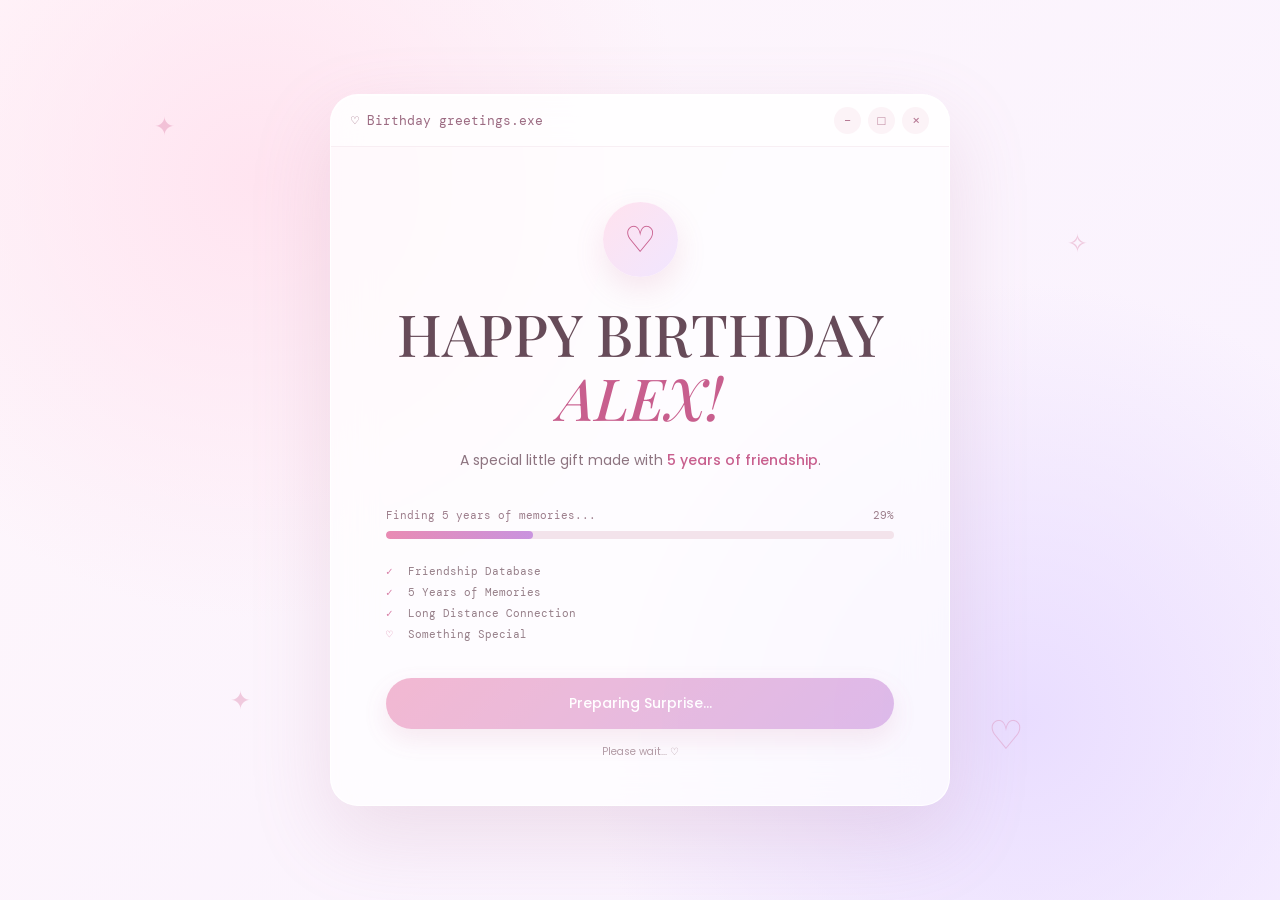
<file: index.html>
<!DOCTYPE html>
<html lang="en">
<head>
    <meta charset="UTF-8">
    <meta name="viewport" content="width=device-width, initial-scale=1.0">

    <title>HAPPY BIRTHDAY ALEX! ♡</title>

    <link rel="stylesheet" href="style.css">
</head>

<body>

    <div class="background">
        <div class="sparkle sparkle-1">✦</div>
        <div class="sparkle sparkle-2">✧</div>
        <div class="sparkle sparkle-3">✦</div>
        <div class="sparkle sparkle-4">♡</div>
        <div class="sparkle sparkle-5">✧</div>
    </div>

    <main class="welcome-screen">

        <div class="system-card">

            <div class="window-top">
                <span class="window-title">
                    ♡ Birthday greetings.exe
                </span>

                <div class="window-buttons">
                    <span>−</span>
                    <span>□</span>
                    <span>×</span>
                </div>
            </div>

            <div class="system-content">

                <div class="heart-icon">
                    ♡
                </div>

                <h1>
                    HAPPY BIRTHDAY
                    <span>ALEX!</span>
                </h1>

                <p class="subtitle">
                    A special little gift made with
                    <span>5 years of friendship</span>.
                </p>

                <div class="loading-area">

                    <div class="status-text">
                        <span id="statusText">
                            Initializing something special...
                        </span>

                        <span id="percentage">
                            0%
                        </span>
                    </div>

                    <div class="progress-container">
                        <div id="progressBar"></div>
                    </div>

                </div>

                <div class="system-checks">

                    <p>
                        <span>✓</span>
                        Friendship Database
                    </p>

                    <p>
                        <span>✓</span>
                        5 Years of Memories
                    </p>

                    <p>
                        <span>✓</span>
                        Long Distance Connection
                    </p>

                    <p>
                        <span>♡</span>
                        Something Special
                    </p>

                </div>

                <button id="openButton" disabled>
                    Preparing Surprise...
                </button>

            

                <p class="tiny-note">
                    Please wait... ♡
                </p>

            </div>

        </div>

    </main>

    <script src="script.js"></script>

</body>
</html>
</file>
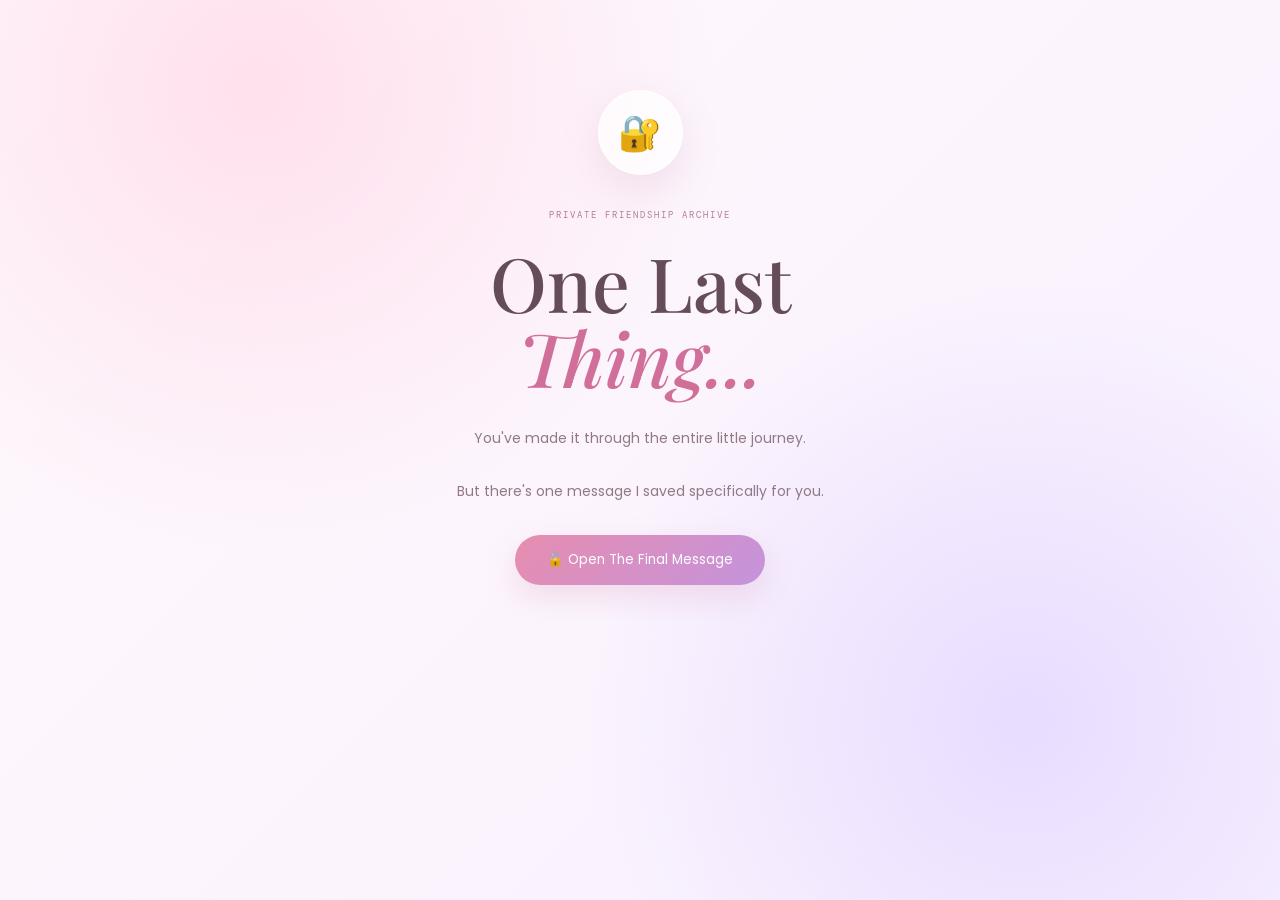
<file: final.html>
<!DOCTYPE html>
<html lang="en">

<head>

    <meta charset="UTF-8">

    <meta
        name="viewport"
        content="width=device-width, initial-scale=1.0"
    >

    <title>One Last Thing ♡</title>

    <link
        rel="stylesheet"
        href="style.css"
    >

    <style>

        /* =========================
           FRIENDSHIP VERIFICATION
        ========================== */

        .verification {
            display: none;
            opacity: 0;
            transform: translateY(20px);
            transition: all 0.8s ease;
        }

        .verification.show {
            display: block;
            opacity: 1;
            transform: translateY(0);
        }

        .verification-icon {
            font-size: 55px;
            margin-bottom: 15px;
        }

        .verification h2 {
            margin-bottom: 15px;
        }

        .verification h2 span {
            display: block;
        }

        .verification-intro {
            line-height: 1.7;
            margin-bottom: 30px;
        }

        .question-box {
            animation: questionAppear 0.6s ease;
        }

        .question-box.hidden {
            display: none;
        }

        .question-number {
            display: block;
            font-size: 12px;
            letter-spacing: 2px;
            margin-bottom: 12px;
            opacity: 0.7;
        }

        .question-box h3 {
            margin-bottom: 25px;
            line-height: 1.5;
        }

        .choices {
            display: grid;
            grid-template-columns: 1fr 1fr;
            gap: 12px;
            max-width: 500px;
            margin: 0 auto;
        }

        .choices button {
            padding: 15px 12px;
            border: none;
            border-radius: 14px;
            cursor: pointer;
            font-size: 15px;
            transition: all 0.3s ease;
        }

        .choices button:hover {
            transform: translateY(-3px);
        }

        .verification-result {
            margin-top: 25px;
            animation: questionAppear 0.7s ease;
        }

        .success-icon,
        .error-icon {
            font-size: 50px;
            margin-bottom: 10px;
        }

        .verification-result h3 {
            margin-bottom: 10px;
        }

        .verification-result p {
            line-height: 1.7;
            margin-bottom: 20px;
        }

        @keyframes questionAppear {

            from {
                opacity: 0;
                transform: translateY(20px);
            }

            to {
                opacity: 1;
                transform: translateY(0);
            }

        }

        @media (max-width: 600px) {

            .choices {
                grid-template-columns: 1fr;
            }

        }

    </style>

</head>


<body class="final-page">


    <!-- =========================
         BACKGROUND
    ========================== -->

    <div class="final-background">

        <span>♡</span>
        <span>✦</span>
        <span>🌸</span>
        <span>♡</span>
        <span>🦋</span>
        <span>✧</span>
        <span>🌷</span>
        <span>♡</span>

    </div>


    <!-- =========================
         FINAL CONTAINER
    ========================== -->

    <main class="final-container">


        <!-- =========================
             LOCKED INTRO
        ========================== -->

        <section
            id="finalIntro"
            class="final-intro"
        >

            <div class="final-lock">

                🔐

            </div>


            <span class="final-system">

                PRIVATE FRIENDSHIP ARCHIVE

            </span>


            <h1>

                One Last

                <span>Thing...</span>

            </h1>


            <p>

                You've made it through
                the entire little journey.

                <br><br>

                But there's one message
                I saved specifically for you.

            </p>


            <button
                class="unlock-button"
                onclick="showVerification()"
            >

                🔓 Open The Final Message

            </button>

        </section>


        <!-- =========================
             FRIENDSHIP VERIFICATION
        ========================== -->

        <section
            id="verification"
            class="verification"
        >

            <div class="verification-icon">

                🔐

            </div>


            <span class="final-system">

                FRIENDSHIP VERIFICATION

            </span>


            <h2>

                Prove you're really

                <span>Alex ♡</span>

            </h2>


            <p class="verification-intro">

                Before I let you see the final message...

                <br>

                Let's see if you still remember
                our little things. 😂

            </p>


            <!-- =========================
                 QUESTION 1
            ========================== -->

            <div
                class="question-box"
                id="question1"
            >

                <span class="question-number">

                    QUESTION 1 OF 3

                </span>


                <h3>

                    What is your favorite gun in PUBG?

                </h3>


                <div class="choices">

                    <button
                        onclick="answerQuestion(1, 'A')"
                    >

                        🔫 DP

                    </button>


                    <button
                        onclick="answerQuestion(1, 'B')"
                    >

                        🔫 AKM

                    </button>


                    <button
                        onclick="answerQuestion(1, 'C')"
                    >

                        🔫 SCAR-L

                    </button>


                    <button
                        onclick="answerQuestion(1, 'D')"
                    >

                        🔫 M416

                    </button>

                </div>

            </div>


            <!-- =========================
                 QUESTION 2
            ========================== -->

            <div
                class="question-box hidden"
                id="question2"
            >

                <span class="question-number">

                    QUESTION 2 OF 3

                </span>


                <h3>

                  What’s my dog’s name? 🐶


                </h3>


                <div class="choices">

                    <button
                        onclick="answerQuestion(2, 'A')"
                    >

                        Andra

                    </button>


                    <button
                        onclick="answerQuestion(2, 'B')"
                    >

                        Leon

                    </button>


                    <button
                        onclick="answerQuestion(2, 'C')"
                    >

                        Charlie

                    </button>


                    <button
                        onclick="answerQuestion(2, 'D')"
                    >

                        Luna

                    </button>

                </div>

            </div>


            <!-- =========================
                 QUESTION 3
            ========================== -->

            <div
                class="question-box hidden"
                id="question3"
            >

                <span class="question-number">

                    QUESTION 3 OF 3

                </span>


                <h3>

                    How long have we been friends?

                </h3>


                <div class="choices">

                    <button
                        onclick="answerQuestion(3, 'A')"
                    >

                        💕 3 Years

                    </button>


                    <button
                        onclick="answerQuestion(3, 'B')"
                    >

                        💕 4 Years

                    </button>


                    <button
                        onclick="answerQuestion(3, 'C')"
                    >

                        💕 5 Years

                    </button>


                    <button
                        onclick="answerQuestion(3, 'D')"
                    >

                        💕 6 Years

                    </button>

                </div>

            </div>


            <!-- =========================
                 VERIFICATION RESULT
            ========================== -->

            <div
                id="verificationResult"
                class="verification-result"
            >

            </div>

        </section>


        <!-- =========================
             FINAL MESSAGE
        ========================== -->

        <section
            id="finalMessage"
            class="final-message"
        >


            <div class="final-flower">

                🌷

            </div>


            <span class="final-label">

                TO SOMEONE VERY SPECIAL

            </span>


            <h2>

                Happy Birthday,

                <span>Beautiful Soul ♡</span>

            </h2>


            <div class="final-divider">

                ✦ ───────── ✦

            </div>


            <!-- PERSONAL MESSAGE -->

            <div class="final-letter">


                <p>

                    Five years.

                </p>


                <p>

                    Honestly, when I think about it,
                    I don't even know how five years
                    passed so quickly.

                </p>


                <p>

                    We've been through different
                    seasons of life, different places,
                    different situations and so many
                    changes.

                    And even though distance means
                    we can't always be there beside
                    each other...

                    somehow, our friendship never
                    really felt distant.

                </p>


                <p>

                    That's something I'll always be
                    grateful for.

                </p>


                <p>

                    You're one of those people who
                    became a part of my life without
                    me realizing just how important
                    that would become.

                </p>


                <p>

                    And after five years, I just want
                    you to know that I'm genuinely
                    thankful that I met you.

                </p>


                <p>

                    Thank you for every conversation.

                    Every laugh.

                    Every random moment.

                    Every memory.

                    And even the moments where we
                    didn't talk but somehow still
                    remained friends.

                </p>


                <p>

                    I hope you never forget how
                    special you are.

                </p>


                <p>

                    Not just today because it's your
                    birthday...

                    but every day.

                </p>


                <p class="final-highlight">

                    I hope life is kind to you.

                    I hope you achieve the things
                    you've been dreaming about.

                    I hope you meet people who
                    appreciate your heart.

                    And I hope you always have a
                    reason to smile. My PUBG BUDDY!

                </p>


                <p>

                    And wherever life takes us...

                    I hope we never become strangers.

                </p>


                <p>

                    five years down.

                    Hopefully many more to go.

                </p>


                <p class="signature">

                    Happy Birthday. ♡

                    <br><br>

                 I’m really glad you’re part of my story. ❤️
                Oh, wag iiyak ha—enjoy mo lang birthday mo! Hahaha.
                Sorry di ako makapunta diyan sa 12, but still,
                if you ever need a companion, I’m always here for you, 
                just like how you were there for me when I needed a companion the most.
                I’ll always treasure this friendship until the end.
                And hey, I don’t mention the London guy here ha. 
                Ako at ikaw muna dito. Hahaha, joke lang! 😂
                Yun, ang dami ko na namang dada. 
                But anyway, happiest birthday to my favorite friend! 🫶 
                If reincarnation is real, I hope in the next life, friends pa rin tayo.
                Love lots! Byeee, enjoy your day! ❤️


                </p>


            </div>


            <!-- =========================
                 YEARS BADGE
            ========================== -->

            <div class="final-years">

                <strong>

                    5

                </strong>

                <span>

                    YEARS

                    <br>

                    OF FRIENDSHIP

                </span>

            </div>


            <!-- =========================
                 FINAL BUTTON
            ========================== -->

            <button
                class="forever-button"
                onclick="showEnding()"
            >

                🌸 Keep This Message

            </button>


        </section>


        <!-- =========================
             FINAL ENDING
        ========================== -->

        <section
            id="finalEnding"
            class="final-ending"
        >


            <div class="ending-hearts">

                ♡　♡　♡

            </div>


            <div class="big-heart">

                💗

            </div>


            <h2>

                And that's it.

            </h2>


            <p>

                No more surprises.

                <br>

                No more hidden pages.

                <br><br>

                Just one simple truth:

            </p>


            <h3>

                I'm really lucky

                <span>

                    to call you my friend.

                </span>

            </h3>


            <div class="ending-flower">

                🌷

            </div>


            <p class="ending-small">

                Happy Birthday, always.
                Enjoy your special day!♡

            </p>


            <div class="ending-year">

                2021 — ∞

            </div>

        </section>


    </main>


    <!-- =========================
         BIRTHDAY MUSIC
    ========================== -->

    <audio
        id="birthdayMusic"
        loop
        preload="auto"
    >

        <source
            src="assets/music/sepfinal.mp3"
            type="audio/mpeg"
        >

    </audio>


    <script>


        /* =========================
           FRIENDSHIP VERIFICATION
        ========================== */


        let currentQuestion = 1;

        let correctCount = 0;


        /*
         * ==========================================
         * CHANGE THE CORRECT ANSWERS HERE
         * ==========================================
         *
         * Question 1:
         * A = M416
         * B = AKM
         * C = SCAR-L
         * D = UMP45
         *
         * Question 2:
         * A = PUBG
         * B = Minecraft
         * C = Roblox
         * D = Valorant
         *
         * Question 3:
         * A = 3 Years
         * B = 4 Years
         * C = 5 Years
         * D = 6 Years
         *
         * She needs at least 2/3 correct.
         */


        const correctAnswers = {

            1: "A",

            2: "A",

            3: "C"

        };


        /* =========================
           SHOW VERIFICATION
        ========================== */

        function showVerification() {


            const intro =
                document.getElementById(
                    "finalIntro"
                );


            const verification =
                document.getElementById(
                    "verification"
                );


            intro.style.display = "none";


            verification.classList.add(
                "show"
            );


            window.scrollTo({

                top: 0,

                behavior: "smooth"

            });

        }


        /* =========================
           ANSWER QUESTION
        ========================== */

        function answerQuestion(
            question,
            answer
        ) {


            /*
             * Check if answer is correct
             */

            if (
                answer ===
                correctAnswers[question]
            ) {

                correctCount++;

            }


            /*
             * Hide current question
             */

            const current =
                document.getElementById(
                    "question" + question
                );


            current.classList.add(
                "hidden"
            );


            /*
             * Go to next question
             */

            if (question < 3) {


                currentQuestion++;


                const next =
                    document.getElementById(
                        "question" +
                        currentQuestion
                    );


                next.classList.remove(
                    "hidden"
                );


            }


            /*
             * All questions answered
             */

            else {

                showVerificationResult();

            }

        }


        /* =========================
           SHOW VERIFICATION RESULT
        ========================== */

        function showVerificationResult() {


            const result =
                document.getElementById(
                    "verificationResult"
                );


            /*
             * 2/3 OR 3/3 = SUCCESS
             */

            if (correctCount >= 3) {


                result.innerHTML = `

                    <div class="success-icon">
                        💗
                    </div>

                    <h3>
                        Verification Successful! ♡
                    </h3>

                    <p>
                        Okay... I know it's really you. 😂
                        <br>
                        Come on in, my fav friend.
                    </p>

                    <button
                        class="unlock-button"
                        onclick="unlockFinal()"
                    >
                        💌 Open My Final Message
                    </button>

                `;


            }


            /*
             * 0/3 OR 1/3 = FAILED
             */

            else {


                result.innerHTML = `

                    <div class="error-icon">
                        😂
                    </div>

                    <h3>
                        Hmm... I'm not convinced.
                    </h3>

                    <p>

                        You only got
                        <strong>
                            ${correctCount}/3
                        </strong>
                        correct.

                        <br><br>

                        Are you really Alex? 😭

                    </p>

                    <button
                        class="unlock-button"
                        onclick="restartVerification()"
                    >
                        🔄 Try Again
                    </button>

                `;

            }

        }


        /* =========================
           RESTART VERIFICATION
        ========================== */

        function restartVerification() {


            /*
             * Reset score
             */

            correctCount = 0;

            currentQuestion = 1;


            /*
             * Clear result
             */

            document.getElementById(
                "verificationResult"
            ).innerHTML = "";


            /*
             * Hide all questions
             */

            document
                .querySelectorAll(
                    ".question-box"
                )
                .forEach(
                    function(box) {

                        box.classList.add(
                            "hidden"
                        );

                    }
                );


            /*
             * Show question 1
             */

            document.getElementById(
                "question1"
            ).classList.remove(
                "hidden"
            );


            /*
             * Scroll back to question
             */

            window.scrollTo({

                top: 0,

                behavior: "smooth"

            });

        }


        /* =========================
           UNLOCK FINAL MESSAGE
        ========================== */

        function unlockFinal() {


            const verification =
                document.getElementById(
                    "verification"
                );


            const message =
                document.getElementById(
                    "finalMessage"
                );


            verification.style.display =
                "none";


            message.classList.add(
                "show"
            );


            window.scrollTo({

                top: 0,

                behavior: "smooth"

            });

        }


        /* =========================
           SHOW ENDING
        ========================== */

        function showEnding() {


            const message =
                document.getElementById(
                    "finalMessage"
                );


            const ending =
                document.getElementById(
                    "finalEnding"
                );


            message.classList.add(
                "finished"
            );


            setTimeout(
                function() {


                    ending.classList.add(
                        "show"
                    );


                    ending.scrollIntoView({

                        behavior: "smooth"

                    });


                    createHeartBurst();


                },
                700
            );

        }


        /* =========================
           HEART BURST
        ========================== */

        function createHeartBurst() {


            const hearts = [

                "♡",
                "💗",
                "🌸",
                "✨",
                "💕",
                "🌷"

            ];


            for (
                let i = 0;
                i < 25;
                i++
            ) {


                const heart =
                    document.createElement(
                        "span"
                    );


                heart.className =
                    "burst-heart";


                heart.innerHTML =
                    hearts[
                        Math.floor(
                            Math.random()
                            * hearts.length
                        )
                    ];


                heart.style.left =
                    Math.random() * 100 + "%";


                heart.style.animationDelay =
                    Math.random() * 1.5 + "s";


                heart.style.fontSize =
                    (
                        12 +
                        Math.random() * 18
                    ) + "px";


                document.body.appendChild(
                    heart
                );


                setTimeout(
                    function() {

                        heart.remove();

                    },
                    4000
                );

            }

        }


        /* =========================
           BIRTHDAY MUSIC
        ========================== */

        const music =
            document.getElementById(
                "birthdayMusic"
            );


        const params =
            new URLSearchParams(
                window.location.search
            );


        if (
            params.get("playMusic") ===
            "true"
        ) {


            music.volume = 0.35;


            music.play().catch(
                function(error) {

                    console.log(
                        "Browser blocked autoplay:",
                        error
                    );

                }
            );

        }


    </script>


</body>

</html>
</file>
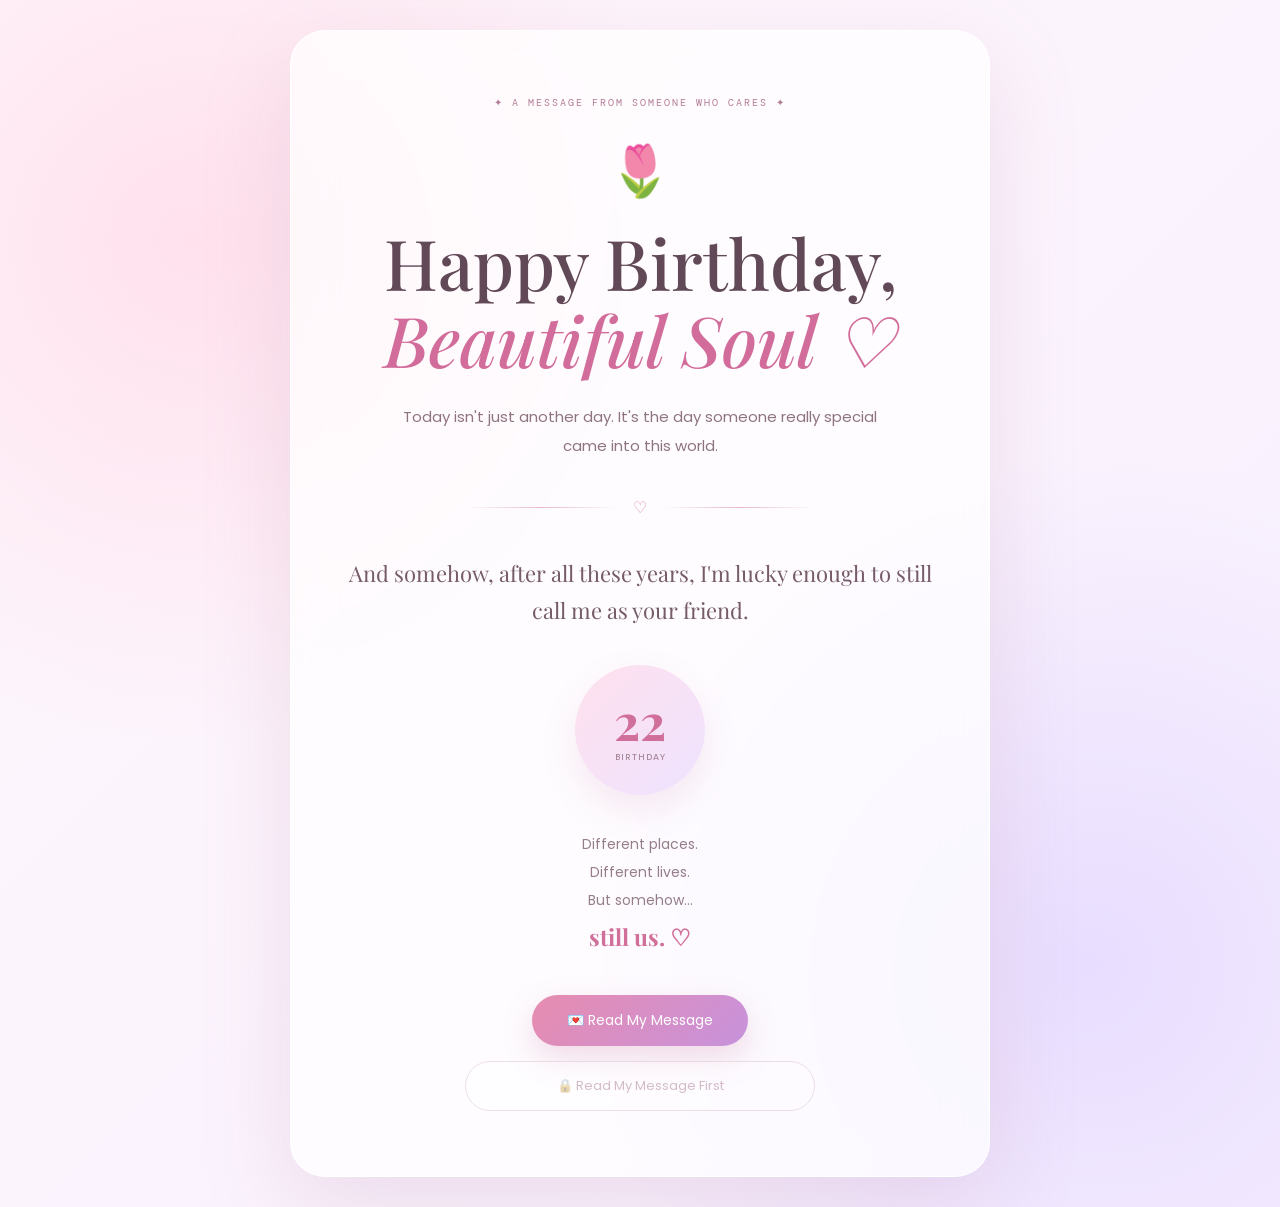
<file: happybirthdayalex.html>
<!DOCTYPE html>
<html lang="en">

<head>

    <meta charset="UTF-8">

    <meta
        name="viewport"
        content="width=device-width, initial-scale=1.0"
    >

    <title>Happy Birthday ♡</title>

    <link rel="stylesheet" href="style.css">

</head>

<body class="birthday-page">

    <!-- FLOATING DECORATIONS -->

    <div class="floating-elements">

        <span>♡</span>
        <span>✦</span>
        <span>🦋</span>
        <span>♡</span>
        <span>✧</span>
        <span>🌸</span>
        <span>♡</span>
        <span>🦋</span>

    </div>


    <!-- MAIN CONTENT -->

    <main class="birthday-container">

        <div class="birthday-card">

            <div class="small-label">
                ✦ A MESSAGE FROM SOMEONE WHO CARES ✦
            </div>


            <div class="birthday-flower">
                🌷
            </div>


            <h1 class="birthday-title">

                Happy Birthday,

                <span>Beautiful Soul ♡</span>

            </h1>


            <p class="birthday-intro">

                Today isn't just another day.

                It's the day someone really special
                came into this world.

            </p>


            <div class="divider">

                <span>♡</span>

            </div>


            <p class="birthday-message">

                And somehow, after all these years,
                I'm lucky enough to still call me 
                as your friend.

            </p>


            <div class="years-badge">

                <strong>22</strong>

                <span>BIRTHDAY</span>

            </div>


            <p class="distance-message">

                Different places.

                <br>

                Different lives.

                <br>

                But somehow...

                <br>

                <strong>still us. ♡</strong>

            </p>


            <button
                class="message-button"
                onclick="openLetter()"
            >

                💌 Read My Message

            </button>
                <button
                    id="memoryButton"
                    class="memory-button locked"
                    onclick="openMemories()"
                    disabled
                >
                    🔒 Read My Message First
                </button>

        </div>

    </main>


    <!-- LETTER MODAL -->

    <div
        id="letterModal"
        class="letter-overlay"
    >

        <div class="letter">

            <button
                class="close-letter"
                onclick="closeLetter()"
            >
                ×
            </button>


            <div class="letter-flower">
                🌸
            </div>


            <h2>
                First of All
            </h2>


            <div class="letter-content">

                <p>
                    Hi Alex,
                </p>

                <p>
                    Five years.
                </p>

                <p>
                    Honestly, when I think about it,
                    it's kind of crazy how long we've
                    been friends.
                </p>

                <p>
                    We've had so much distance between us,
                    and there were probably so many moments
                    when life could have taken us in
                    completely different directions.
                </p>

                <p>
                    But somehow, we're still here.
                </p>

                <p>
                    Still friends.
                    Still talking.
                    Still knowing that no matter how far
                    apart we are, the friendship is still
                    there.
                </p>

                <p>
                    And I just want you to know that
                    I genuinely appreciate that.
                </p>

                <p>
                    You are one of those people that
                    I'm really grateful life allowed
                    me to meet.
                </p>

                <p>
                    So on your birthday, I hope you
                    remember just how special you are.
                </p>

                <p>
                    Happy Birthday. 🌷
                </p>

                <p>
                    Here's to another year,
                    another chapter,
                    and hopefully many more years
                    of friendship.
                </p>

                <p class="signature">

                    — Your long-distance friend, Abe ♡

                </p>

            </div>

        </div>

    </div>

    <audio
    id="birthdayMusic"
    loop
    preload="auto"
>
    <source
        src="assets/music/september.mp3"
        type="audio/mpeg"
    >
</audio>


    <script>

  function openLetter() {

                document
                    .getElementById("letterModal")
                    .classList.add("show");

            }

function closeLetter() {

    document
        .getElementById("letterModal")
        .classList.remove("show");


    // Unlock Memory Garden

    const memoryButton =
        document.getElementById("memoryButton");

    memoryButton.disabled = false;

    memoryButton.classList.remove("locked");

    memoryButton.classList.add("unlocked");

    memoryButton.innerHTML =
        "🌸 Enter Our Memory Album";

}
function openMemories() {

    document.body.style.transition =
        "opacity 0.7s ease";

    document.body.style.opacity = "0";

    setTimeout(() => {

        window.location.href =
            "memories.html?playMusic=true";

    }, 700);

}

            const music =
    document.getElementById("birthdayMusic");

const params =
    new URLSearchParams(
        window.location.search
    );


if (params.get("playMusic") === "true") {

    music.volume = 0.35;

    music.play().catch(error => {

        console.log(
            "Browser blocked autoplay:",
            error
        );

    });

}

    </script>

</body>

</html>
</file>
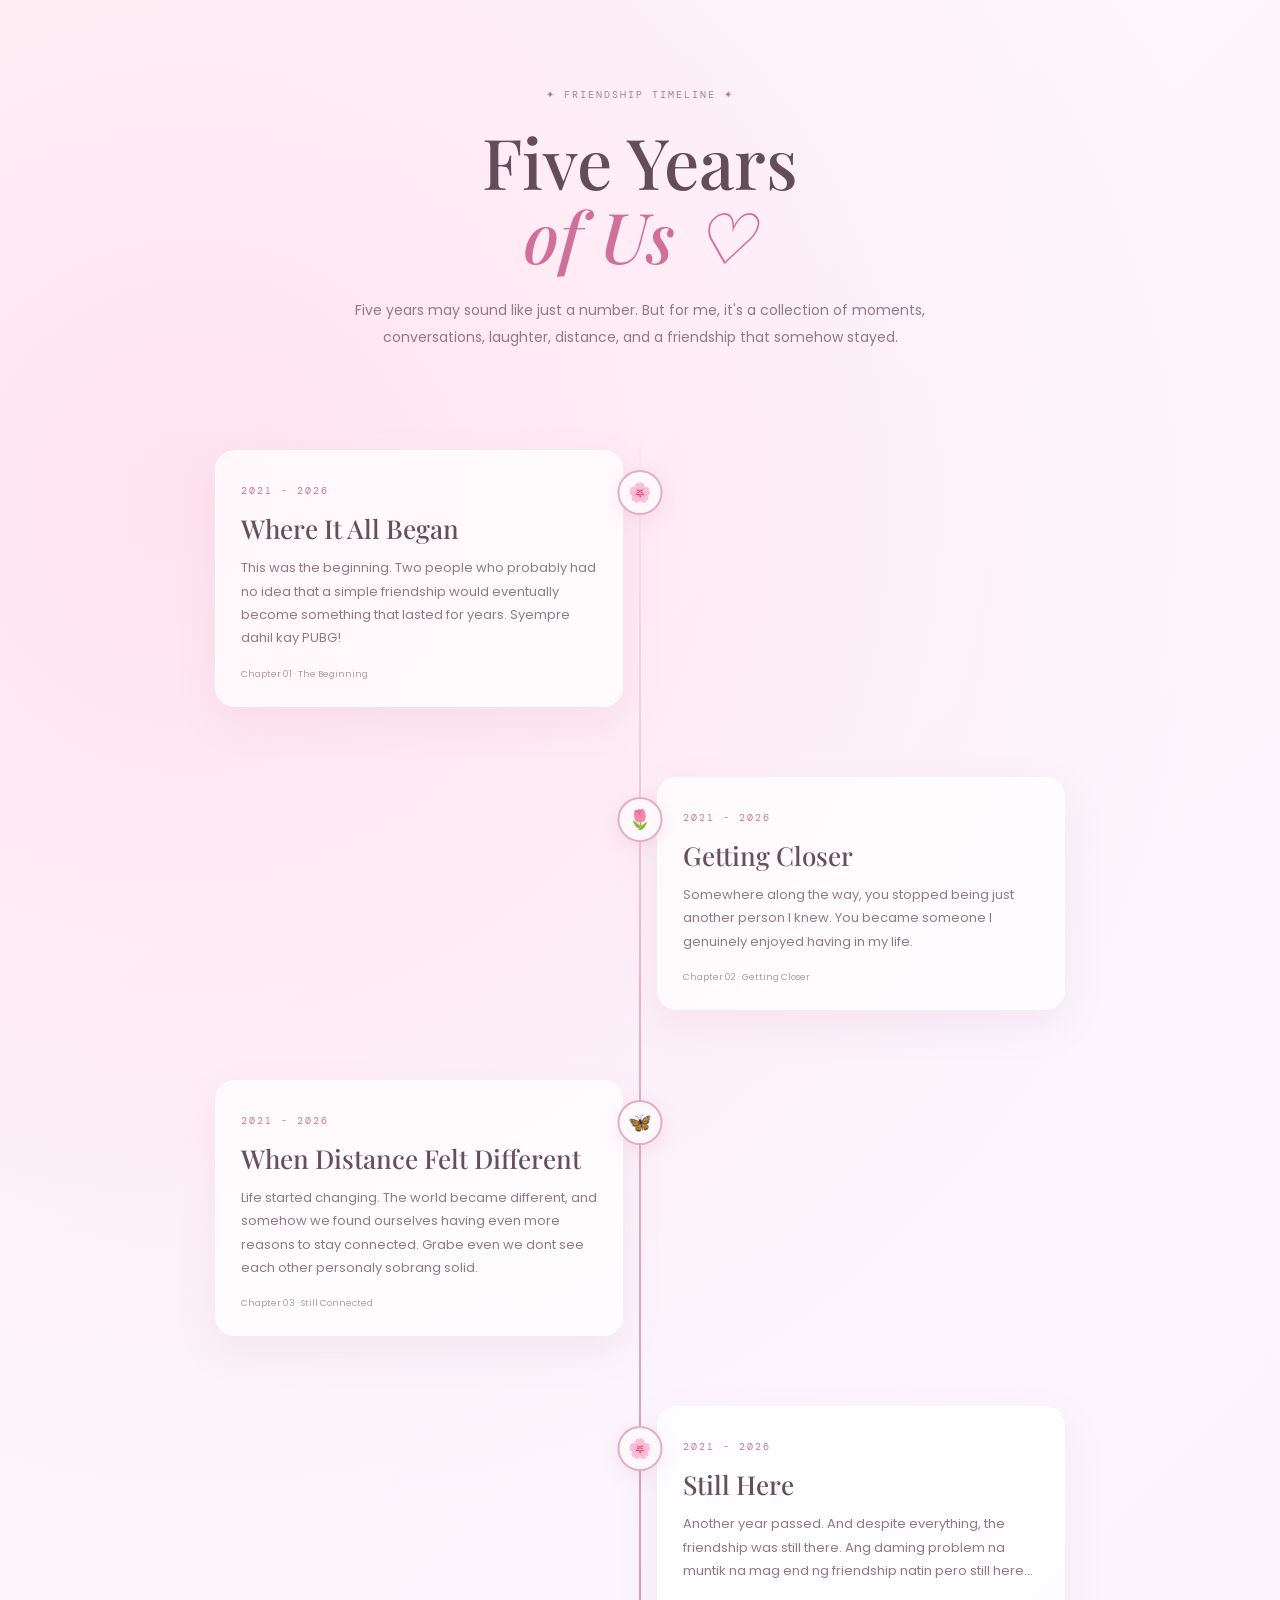
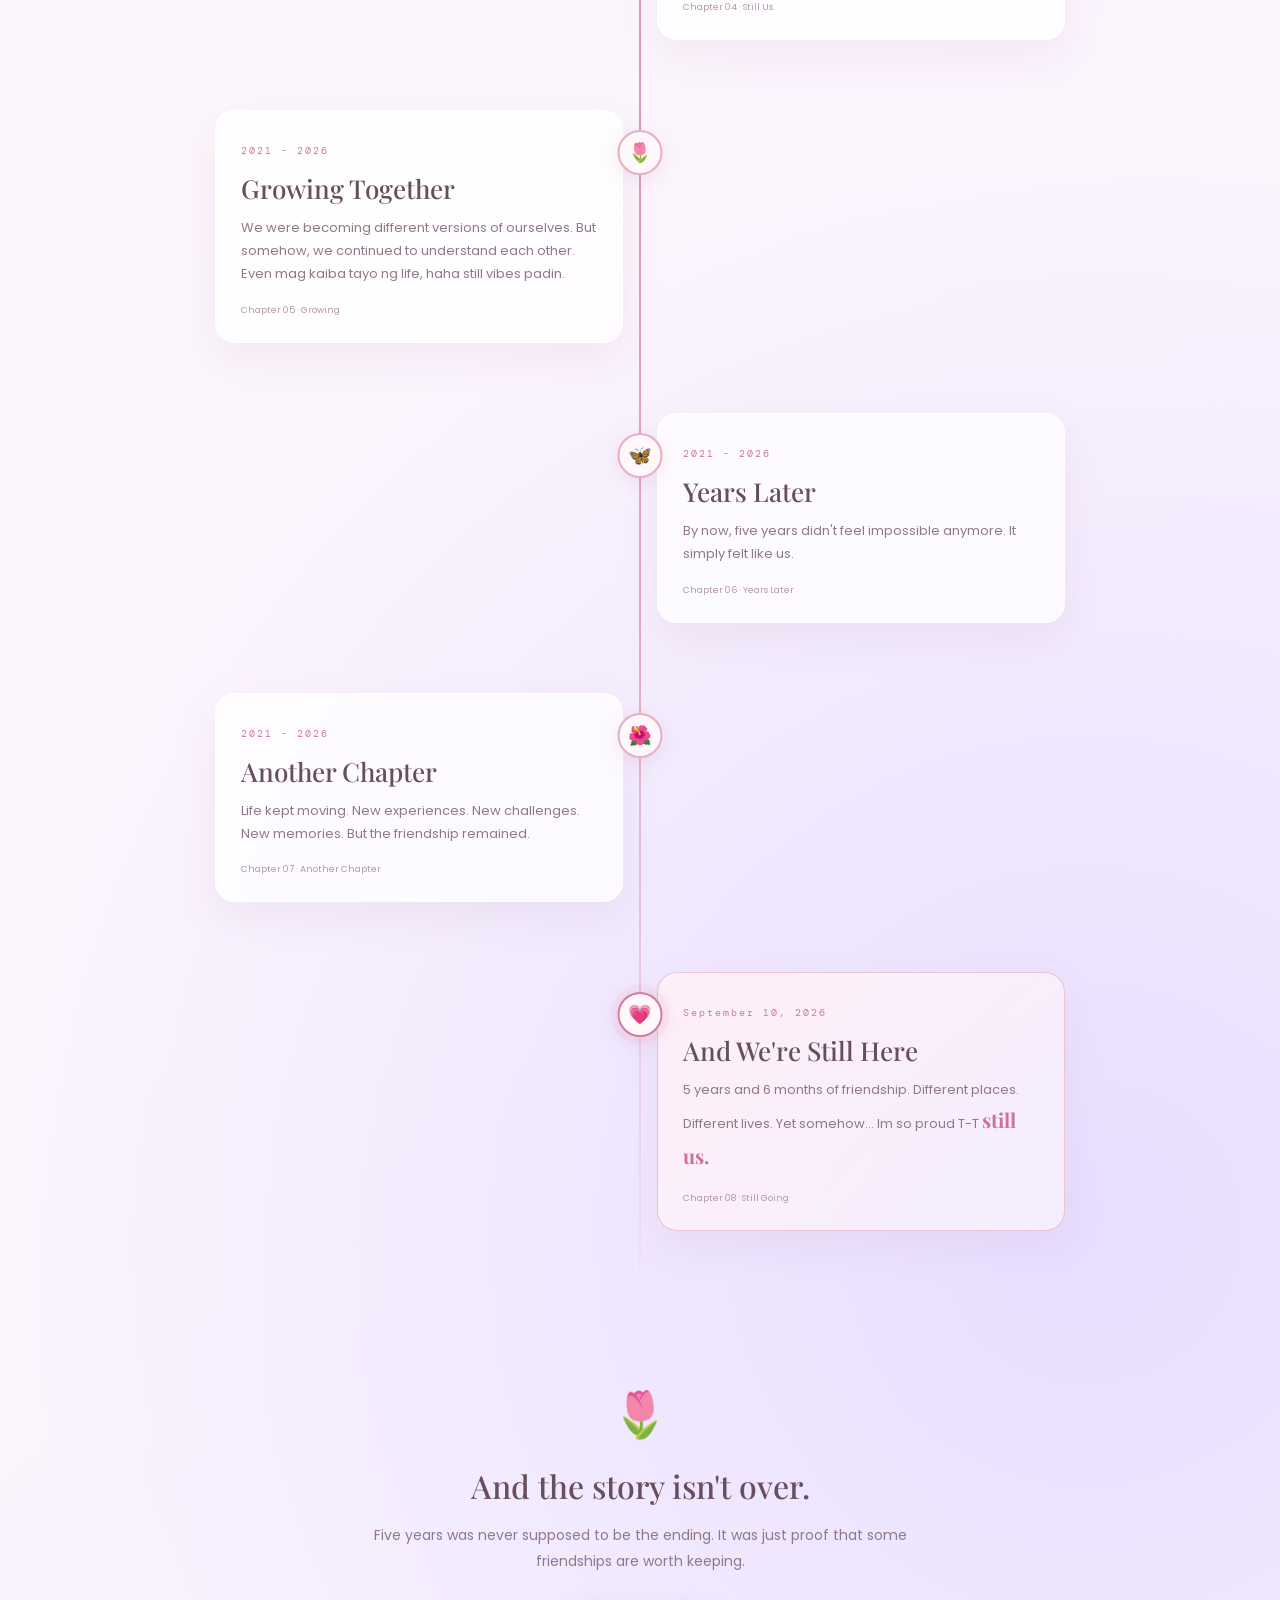
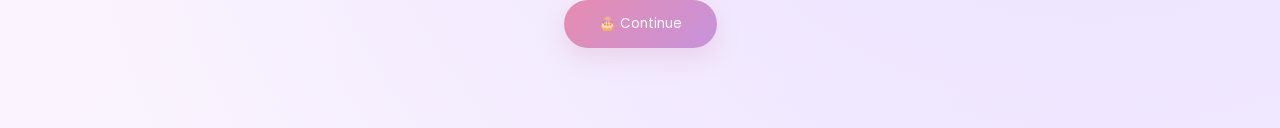
<file: timeline.html>
<!DOCTYPE html>
<html lang="en">

<head>

    <meta charset="UTF-8">

    <meta
        name="viewport"
        content="width=device-width, initial-scale=1.0"
    >

    <title>5 Years of Us ♡</title>

    <link
        rel="stylesheet"
        href="style.css"
    >

</head>


<body class="timeline-page">


    <!-- =========================
         BACKGROUND
    ========================== -->

    <div class="timeline-background">

        <span>♡</span>
        <span>✦</span>
        <span>🌸</span>
        <span>🦋</span>
        <span>♡</span>
        <span>✧</span>
        <span>🌷</span>

    </div>


    <!-- =========================
         HEADER
    ========================== -->

    <main class="timeline-container">


        <header class="timeline-header">

            <span class="timeline-label">
                ✦ FRIENDSHIP TIMELINE ✦
            </span>

            <h1>

                Five Years

                <span>of Us ♡</span>

            </h1>

            <p>

                Five years may sound like just a number.

                But for me, it's a collection of moments,
                conversations, laughter, distance,
                and a friendship that somehow stayed.

            </p>

        </header>


        <!-- =========================
             TIMELINE
        ========================== -->

        <section class="timeline">


            <!-- YEAR 1 -->

            <article class="timeline-item">

                <div class="timeline-dot">
                    🌸
                </div>

                <div class="timeline-card">

                    <span class="timeline-year">
                        2021 - 2026
                    </span>

                    <h2>
                        Where It All Began
                    </h2>

                    <p>

                        This was the beginning.

                        Two people who probably had no idea
                        that a simple friendship would eventually
                        become something that lasted for years.

                        Syempre dahil kay PUBG!

                    </p>

                    <span class="timeline-note">
                        Chapter 01 · The Beginning
                    </span>

                </div>

            </article>


            <!-- YEAR 2 -->

            <article class="timeline-item">

                <div class="timeline-dot">
                    🌷
                </div>

                <div class="timeline-card">

                    <span class="timeline-year">
                        2021 - 2026
                    </span>

                    <h2>
                        Getting Closer
                    </h2>

                    <p>

                        Somewhere along the way,
                        you stopped being just another person
                        I knew.

                        You became someone I genuinely
                        enjoyed having in my life.

                    </p>

                    <span class="timeline-note">
                        Chapter 02 · Getting Closer
                    </span>

                </div>

            </article>


            <!-- YEAR 3 -->

            <article class="timeline-item">

                <div class="timeline-dot">
                    🦋
                </div>

                <div class="timeline-card">

                    <span class="timeline-year">
                        2021 - 2026
                    </span>

                    <h2>
                        When Distance Felt Different
                    </h2>

                    <p>

                        Life started changing.

                        The world became different,
                        and somehow we found ourselves
                        having even more reasons to stay
                        connected.

                        Grabe even we dont see each other 
                        personaly sobrang solid.

                    </p>

                    <span class="timeline-note">
                        Chapter 03 · Still Connected
                    </span>

                </div>

            </article>


            <!-- YEAR 4 -->

            <article class="timeline-item">

                <div class="timeline-dot">
                    🌸
                </div>

                <div class="timeline-card">

                    <span class="timeline-year">
                        2021 - 2026
                    </span>

                    <h2>
                        Still Here
                    </h2>

                    <p>

                        Another year passed.

                        And despite everything,
                        the friendship was still there.

                        Ang daming problem na muntik na 
                        mag end ng friendship natin pero 
                        still here...

                    </p>

                    <span class="timeline-note">
                        Chapter 04 · Still Us
                    </span>

                </div>

            </article>


            <!-- YEAR 5 -->

            <article class="timeline-item">

                <div class="timeline-dot">
                    🌷
                </div>

                <div class="timeline-card">

                    <span class="timeline-year">
                        2021 - 2026
                    </span>

                    <h2>
                        Growing Together
                    </h2>

                    <p>

                        We were becoming different versions
                        of ourselves.

                        But somehow, we continued to
                        understand each other.

                        Even mag kaiba tayo ng life, haha still vibes padin.

                    </p>

                    <span class="timeline-note">
                        Chapter 05 · Growing
                    </span>

                </div>

            </article>


            <!-- YEAR 6 -->

            <article class="timeline-item">

                <div class="timeline-dot">
                    🦋
                </div>

                <div class="timeline-card">

                    <span class="timeline-year">
                       2021 - 2026
                    </span>

                    <h2>
                        Years Later
                    </h2>

                    <p>

                        By now, five years didn't feel
                        impossible anymore.

                        It simply felt like us.

                    </p>

                    <span class="timeline-note">
                        Chapter 06 · Years Later
                    </span>

                </div>

            </article>


            <!-- YEAR 7 -->

            <article class="timeline-item">

                <div class="timeline-dot">
                    🌺
                </div>

                <div class="timeline-card">

                    <span class="timeline-year">
                        2021 - 2026
                    </span>

                    <h2>
                        Another Chapter
                    </h2>

                    <p>

                        Life kept moving.

                        New experiences.
                        New challenges.
                        New memories.

                        But the friendship remained.

                    </p>

                    <span class="timeline-note">
                        Chapter 07 · Another Chapter
                    </span>

                </div>

            </article>


            <!-- YEAR 8 -->

            <article class="timeline-item current">

                <div class="timeline-dot">
                    💗
                </div>

                <div class="timeline-card">

                    <span class="timeline-year">
                       September 10, 2026
                    </span>

                    <h2>
                        And We're Still Here
                    </h2>

                    <p>

                        5 years and 6 months of friendship.

                        Different places.
                        Different lives.

                        Yet somehow...
                        Im so proud T-T

                        <strong>
                            still us.
                        </strong>

                    </p>

                    <span class="timeline-note">
                        Chapter 08 · Still Going
                    </span>

                </div>

            </article>


        </section>


        <!-- =========================
             ENDING
        ========================== -->

        <section class="timeline-ending">

            <div class="ending-flower">
                🌷
            </div>

            <h2>
                And the story isn't over.
            </h2>

            <p>

                Five years was never supposed
                to be the ending.

                It was just proof that some friendships
                are worth keeping.

            </p>

            <button
                onclick="continueToWish()"
            >

                🎂 Continue

            </button>

        </section>


    </main>


    <script>
        function continueToWish() {

            document.body.style.transition =
                "opacity 0.7s ease";

            document.body.style.opacity = "0";

            setTimeout(() => {

                window.location.href =
                    "wish.html";

            }, 700);

        }

    </script>

    <audio
    id="birthdayMusic"
    loop
    preload="auto"
>
    <source
        src="assets/music/september.mp3"
        type="audio/mpeg"
    >
</audio>

<script>

const music =
    document.getElementById("birthdayMusic");

const params =
    new URLSearchParams(
        window.location.search
    );

if (params.get("playMusic") === "true") {

    music.volume = 0.35;

    music.play().catch(error => {

        console.log(
            "Browser blocked autoplay:",
            error
        );

    });

}

</script>


</body>

</html>
</file>
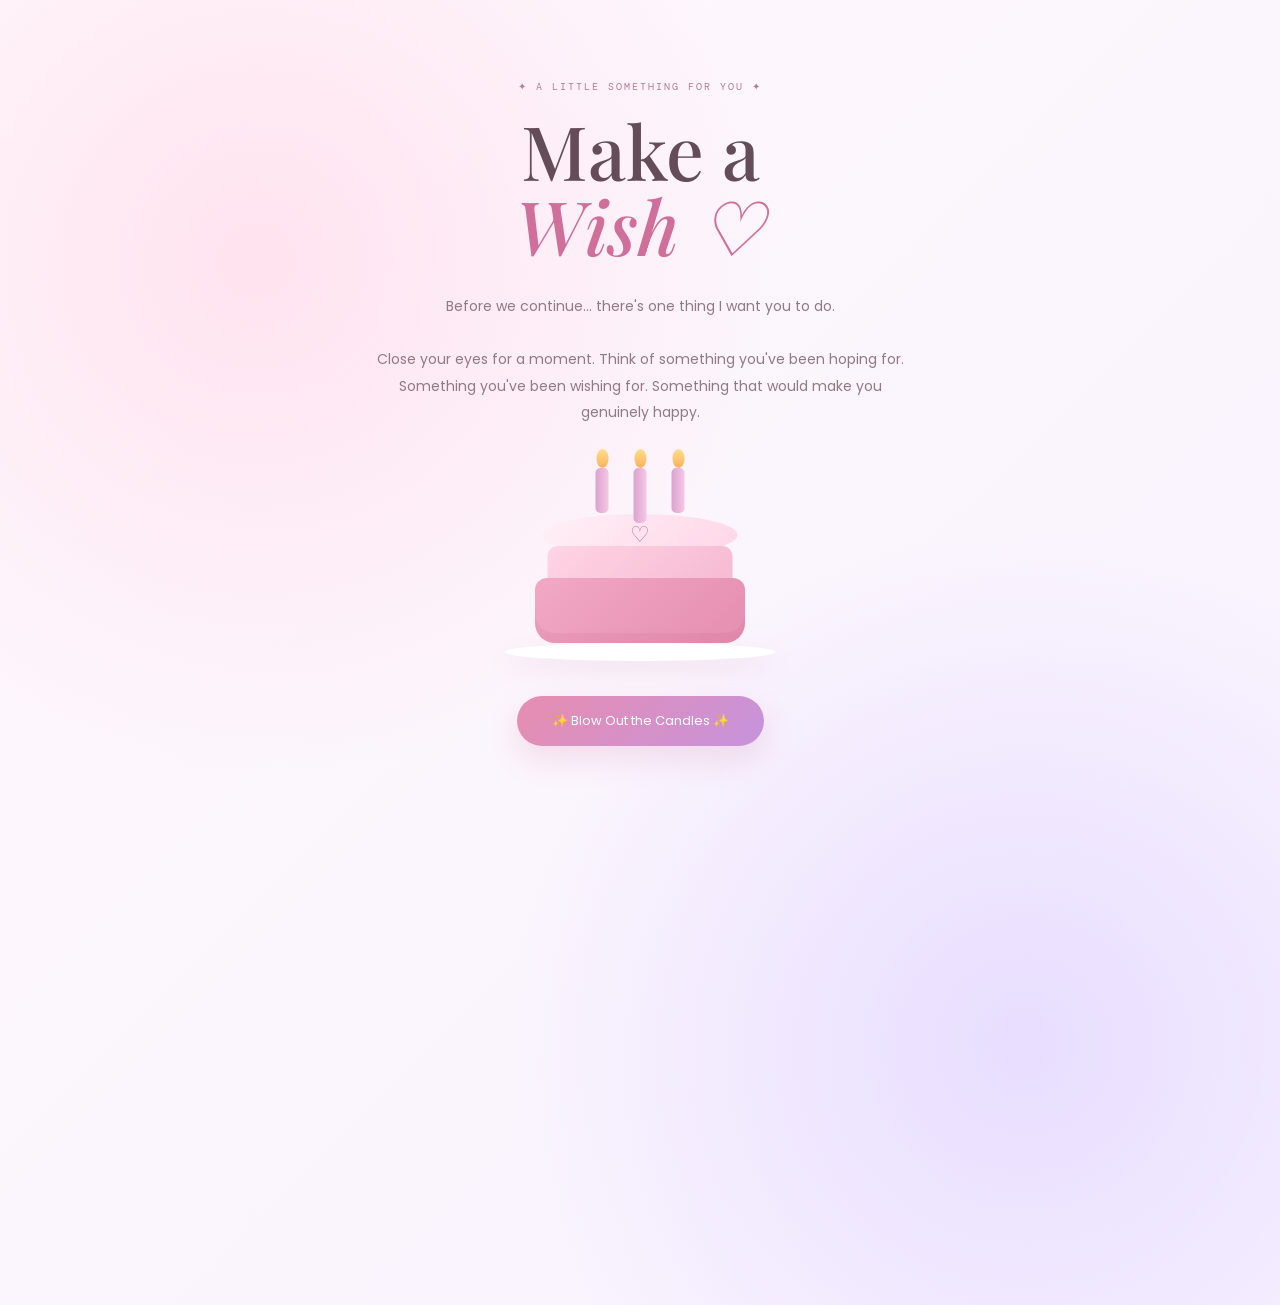
<file: wish.html>
<!DOCTYPE html>
<html lang="en">

<head>

    <meta charset="UTF-8">

    <meta
        name="viewport"
        content="width=device-width, initial-scale=1.0"
    >

    <title>A Birthday Wish ♡</title>

    <link
        rel="stylesheet"
        href="style.css"
    >

</head>


<body class="wish-page">


    <!-- =========================
         BACKGROUND
    ========================== -->

    <div class="wish-background">

        <span>♡</span>
        <span>✦</span>
        <span>🌸</span>
        <span>✧</span>
        <span>♡</span>
        <span>🌷</span>
        <span>🦋</span>

    </div>


    <!-- =========================
         MAIN
    ========================== -->

    <main class="wish-container">


        <div class="wish-label">

            ✦ A LITTLE SOMETHING FOR YOU ✦

        </div>


        <h1>

            Make a

            <span>Wish ♡</span>

        </h1>


        <p class="wish-intro">

            Before we continue...

            there's one thing I want you to do.

            <br><br>

            Close your eyes for a moment.

            Think of something you've been hoping for.

            Something you've been wishing for.

            Something that would make you genuinely happy.

        </p>


        <!-- =========================
             CAKE
        ========================== -->

        <section class="cake-area">


            <div class="cake">

                <!-- Candles -->

                <div class="candles">

                    <div
                        class="candle"
                        id="candle1"
                    >

                        <div class="flame"></div>

                    </div>


                    <div
                        class="candle"
                        id="candle2"
                    >

                        <div class="flame"></div>

                    </div>


                    <div
                        class="candle"
                        id="candle3"
                    >

                        <div class="flame"></div>

                    </div>

                </div>


                <!-- Cake -->

                <div class="cake-top">

                    <span>♡</span>

                </div>

                <div class="cake-middle"></div>

                <div class="cake-bottom"></div>


                <!-- Plate -->

                <div class="cake-plate"></div>

            </div>


        </section>


        <!-- =========================
             WISH BUTTON
        ========================== -->

        <button
            id="wishButton"
            class="wish-button"
            onclick="makeWish()"
        >

            ✨ Blow Out the Candles ✨

        </button>


        <!-- =========================
             WISH MESSAGE
        ========================== -->

        <section
            id="wishMessage"
            class="wish-message"
        >

            <div class="wish-sparkle">

                ✨

            </div>


            <h2>

                I Hope Your Wish Comes True

            </h2>


            <p>

                Whatever you wished for...

                I hope life finds a way to bring it
                closer to you.

                <br><br>

                And more than anything,

                I hope this new chapter of your life
                gives you plenty of reasons to smile.

                Pag may problem andito lang me always.

            </p>


            <div class="wish-heart">

                ♡

            </div>


            <button
                class="final-button"
                onclick="openFinalSurprise()"
            >

                🔐 One Last Thing...

            </button>

        </section>


    </main>


    <script>

        function makeWish() {

            const flames =
                document.querySelectorAll(".flame");

            flames.forEach((flame) => {

                flame.classList.add("blown");

            });


            const button =
                document.getElementById("wishButton");

            button.disabled = true;

            button.innerHTML =
                "💫 Happy Birthday ♡";

            button.classList.add("wish-complete");


            setTimeout(() => {

                document
                    .getElementById("wishMessage")
                    .classList.add("show");

            }, 900);

        }


   function openFinalSurprise() {

    document.body.style.transition =
        "opacity 0.8s ease";

    document.body.style.opacity =
        "0";

    setTimeout(() => {

        window.location.href =
            "final.html?playMusic=true";

    }, 800);

}

    </script>


</body>

</html>
</file>
<file: style.css>
@import url('https://fonts.googleapis.com/css2?family=DM+Mono:wght@400;500&family=Playfair+Display:wght@400;500;600&family=Poppins:wght@300;400;500;600&display=swap');

* {
    margin: 0;
    padding: 0;
    box-sizing: border-box;
}

:root {
    --pink: #e98bb3;
    --dark-pink: #c85f8e;
    --soft-pink: #fff1f7;
    --lavender: #eee5ff;
    --text: #594450;
    --white: #ffffff;
}

body {
    min-height: 100vh;
    overflow-x: hidden;
    overflow-y: auto;

    font-family: 'Poppins', sans-serif;

    background:
        radial-gradient(circle at 20% 20%, #ffe4f0 0%, transparent 35%),
        radial-gradient(circle at 80% 80%, #e9ddff 0%, transparent 35%),
        linear-gradient(135deg, #fff7fb, #f8f1ff);

    color: var(--text);
}

/* Birthday.exe boot screen */
body:not(.birthday-page):not(.memories-page):not(.timeline-page):not(.wish-page) {
    overflow: hidden;
}

/* =========================
   BACKGROUND
========================= */

.background {
    position: fixed;
    inset: 0;
    overflow: hidden;
    pointer-events: none;
}

.sparkle {
    position: absolute;

    color: rgba(217, 120, 164, 0.35);

    font-size: 25px;

    animation:
        float 6s ease-in-out infinite,
        sparkle 3s ease-in-out infinite;
}

.sparkle-1 {
    top: 12%;
    left: 12%;
}

.sparkle-2 {
    top: 25%;
    right: 15%;
    animation-delay: 1s;
}

.sparkle-3 {
    bottom: 20%;
    left: 18%;
    animation-delay: 2s;
}

.sparkle-4 {
    bottom: 15%;
    right: 20%;
    font-size: 40px;
    animation-delay: 1.5s;
}

.sparkle-5 {
    top: 50%;
    left: 50%;
    animation-delay: 0.5s;
}

@keyframes float {

    0%,
    100% {
        transform: translateY(0);
    }

    50% {
        transform: translateY(-20px);
    }
}

@keyframes sparkle {

    0%,
    100% {
        opacity: 0.25;
        transform: scale(1);
    }

    50% {
        opacity: 0.8;
        transform: scale(1.3);
    }
}

/* =========================
   MAIN
========================= */

.welcome-screen {
    min-height: 100vh;

    display: flex;
    justify-content: center;
    align-items: center;

    padding: 25px;
}

/* =========================
   SYSTEM WINDOW
========================= */

.system-card {
    width: min(620px, 100%);

    background: rgba(255, 255, 255, 0.72);

    border: 1px solid rgba(255, 255, 255, 0.9);

    border-radius: 28px;

    box-shadow:
        0 30px 80px rgba(180, 115, 150, 0.18),
        inset 0 1px 0 rgba(255, 255, 255, 0.8);

    backdrop-filter: blur(20px);

    overflow: hidden;

    animation: appear 1s ease;
}

@keyframes appear {

    from {
        opacity: 0;
        transform: translateY(30px) scale(0.96);
    }

    to {
        opacity: 1;
        transform: translateY(0) scale(1);
    }
}

/* =========================
   WINDOW BAR
========================= */

.window-top {
    height: 52px;

    display: flex;
    align-items: center;
    justify-content: space-between;

    padding: 0 20px;

    background: rgba(255, 255, 255, 0.55);

    border-bottom: 1px solid rgba(220, 180, 200, 0.2);
}

.window-title {
    font-family: 'DM Mono', monospace;

    font-size: 13px;

    color: #9c6b82;
}

.window-buttons {
    display: flex;
    gap: 7px;
}

.window-buttons span {
    width: 27px;
    height: 27px;

    display: flex;
    justify-content: center;
    align-items: center;

    border-radius: 50%;

    background: rgba(230, 160, 190, 0.12);

    color: #b77b96;

    font-size: 13px;
}

/* =========================
   CONTENT
========================= */

.system-content {
    text-align: center;

    padding: 55px 55px 45px;
}

.heart-icon {
    width: 75px;
    height: 75px;

    margin: auto;
    margin-bottom: 25px;

    display: flex;
    justify-content: center;
    align-items: center;

    border-radius: 50%;

    background: linear-gradient(
        135deg,
        #ffe2ee,
        #f1e6ff
    );

    color: var(--dark-pink);

    font-size: 36px;

    box-shadow:
        0 12px 30px rgba(200, 100, 150, 0.15);

    animation: heartbeat 2s ease-in-out infinite;
}

@keyframes heartbeat {

    0%,
    100% {
        transform: scale(1);
    }

    50% {
        transform: scale(1.08);
    }
}

h1 {
    font-family: 'Playfair Display', serif;

    font-size: clamp(38px, 6vw, 58px);

    font-weight: 500;

    line-height: 1.1;

    color: #674b59;
}

h1 span {
    display: block;

    color: var(--dark-pink);

    font-style: italic;
}

.subtitle {
    margin-top: 18px;

    font-size: 14px;

    line-height: 1.8;

    color: #8d7480;
}

.subtitle span {
    color: var(--dark-pink);

    font-weight: 500;
}

/* =========================
   LOADING
========================= */

.loading-area {
    margin-top: 35px;

    text-align: left;
}

.status-text {
    display: flex;
    justify-content: space-between;

    margin-bottom: 9px;

    font-family: 'DM Mono', monospace;

    font-size: 11px;

    color: #9c7d8b;
}

.progress-container {
    width: 100%;
    height: 8px;

    border-radius: 20px;

    background: #f3e3eb;

    overflow: hidden;
}

#progressBar {
    width: 0%;
    height: 100%;

    border-radius: 20px;

    background: linear-gradient(
        90deg,
        #e98bb3,
        #c993df
    );

    transition: width 0.3s ease;
}

/* =========================
   CHECKS
========================= */

.system-checks {
    margin-top: 25px;

    text-align: left;

    font-family: 'DM Mono', monospace;

    font-size: 11px;

    color: #967f89;
}

.system-checks p {
    margin: 7px 0;
}

.system-checks span {
    color: #d77da5;

    margin-right: 8px;
}

/* =========================
   BUTTON
========================= */

#openButton {
    margin-top: 30px;

    width: 100%;

    padding: 15px;

    border: none;

    border-radius: 50px;

    background: linear-gradient(
        135deg,
        #e98bb3,
        #c891dc
    );

    color: white;

    font-family: 'Poppins', sans-serif;

    font-size: 14px;

    font-weight: 500;

    cursor: pointer;

    box-shadow:
        0 10px 25px rgba(205, 120, 160, 0.25);

    transition: 0.3s ease;
}

#openButton:not(:disabled):hover {
    transform: translateY(-3px);

    box-shadow:
        0 15px 30px rgba(205, 120, 160, 0.35);
}

#openButton:disabled {
    opacity: 0.6;

    cursor: not-allowed;
}

.tiny-note {
    margin-top: 15px;

    font-size: 10px;

    color: #b29ca6;
}

/* =========================
   MOBILE
========================= */

@media (max-width: 600px) {

    .welcome-screen {
        padding: 15px;
    }

    .system-card {
        border-radius: 22px;
    }

    .system-content {
        padding: 40px 25px 35px;
    }

    .heart-icon {
        width: 65px;
        height: 65px;

        font-size: 30px;
    }

    .window-top {
        padding: 0 15px;
    }

    .window-buttons span {
        width: 23px;
        height: 23px;
    }
}

/* =========================
   PAGE TRANSITION
========================= */

body {
    transition: opacity 0.8s ease;
}

body.fade-out {
    opacity: 0;
}

/* ==================================================
   BIRTHDAY PAGE
================================================== */

.birthday-page {

    min-height: 100vh;

    overflow-x: hidden;

    background:

        radial-gradient(
            circle at 15% 20%,
            #ffe1ed,
            transparent 35%
        ),

        radial-gradient(
            circle at 85% 80%,
            #e8ddff,
            transparent 35%
        ),

        linear-gradient(
            135deg,
            #fff7fb,
            #f7f0ff
        );

}


/* ==================================================
   FLOATING ELEMENTS
================================================== */

.floating-elements {

    position: fixed;

    inset: 0;

    pointer-events: none;

    overflow: hidden;

}


.floating-elements span {

    position: absolute;

    bottom: -50px;

    font-size: 24px;

    opacity: 0.35;

    animation: floatUp 12s linear infinite;

}


.floating-elements span:nth-child(1) {
    left: 10%;
    animation-delay: 0s;
}

.floating-elements span:nth-child(2) {
    left: 22%;
    animation-delay: 3s;
}

.floating-elements span:nth-child(3) {
    left: 38%;
    animation-delay: 6s;
}

.floating-elements span:nth-child(4) {
    left: 50%;
    animation-delay: 1s;
}

.floating-elements span:nth-child(5) {
    left: 65%;
    animation-delay: 5s;
}

.floating-elements span:nth-child(6) {
    left: 75%;
    animation-delay: 2s;
}

.floating-elements span:nth-child(7) {
    left: 88%;
    animation-delay: 7s;
}

.floating-elements span:nth-child(8) {
    left: 95%;
    animation-delay: 4s;
}


@keyframes floatUp {

    0% {

        transform:
            translateY(0)
            rotate(0deg);

        opacity: 0;

    }

    15% {
        opacity: 0.4;
    }

    85% {
        opacity: 0.4;
    }

    100% {

        transform:
            translateY(-110vh)
            rotate(360deg);

        opacity: 0;

    }

}


/* ==================================================
   MAIN CONTAINER
================================================== */

.birthday-container {

    min-height: 100svh;

    display: flex;

    align-items: center;

    justify-content: center;

    padding: 30px;

}


.birthday-card {

    width: min(700px, 100%);

    padding: 65px 55px;

    text-align: center;

    background:
        rgba(255, 255, 255, 0.72);

    border:
        1px solid
        rgba(255, 255, 255, 0.9);

    border-radius: 35px;

    backdrop-filter: blur(20px);

    box-shadow:
        0 30px 90px
        rgba(180, 115, 150, 0.18);

    animation:
        birthdayAppear 1.2s ease;

}


@keyframes birthdayAppear {

    from {

        opacity: 0;

        transform:
            translateY(40px)
            scale(0.95);

    }

    to {

        opacity: 1;

        transform:
            translateY(0)
            scale(1);

    }

}


/* ==================================================
   TITLE
================================================== */

.small-label {

    font-family:
        'DM Mono',
        monospace;

    font-size: 10px;

    letter-spacing: 2px;

    color: #b27b95;

    margin-bottom: 25px;

}


.birthday-flower {

    font-size: 50px;

    margin-bottom: 15px;

    animation:
        flowerFloat 3s ease-in-out infinite;

}


@keyframes flowerFloat {

    0%,
    100% {

        transform:
            translateY(0);

    }

    50% {

        transform:
            translateY(-8px);

    }

}


.birthday-title {

    font-family:
        'Playfair Display',
        serif;

    font-size:
        clamp(42px, 7vw, 70px);

    line-height: 1.1;

    font-weight: 500;

    color: #624957;

}


.birthday-title span {

    display: block;

    color: #d26d9b;

    font-style: italic;

}


.birthday-intro {

    max-width: 480px;

    margin:
        25px auto 0;

    font-size: 15px;

    line-height: 1.9;

    color: #8e7480;

}


/* ==================================================
   DIVIDER
================================================== */

.divider {

    display: flex;

    align-items: center;

    gap: 15px;

    margin:
        35px auto;

    max-width: 350px;

    color: #db8cad;

}


.divider::before,
.divider::after {

    content: "";

    flex: 1;

    height: 1px;

    background:
        linear-gradient(
            90deg,
            transparent,
            #e7b8ca,
            transparent
        );

}


/* ==================================================
   MESSAGE
================================================== */

.birthday-message {

    font-family:
        'Playfair Display',
        serif;

    font-size: 22px;

    line-height: 1.7;

    color: #765b68;

}


/* ==================================================
   YEARS
================================================== */

.years-badge {

    width: 130px;

    height: 130px;

    margin:
        35px auto;

    border-radius: 50%;

    display: flex;

    flex-direction: column;

    justify-content: center;

    align-items: center;

    background:
        linear-gradient(
            135deg,
            #ffe0ed,
            #eee3ff
        );

    box-shadow:
        0 15px 35px
        rgba(200, 120, 160, 0.15);

}


.years-badge strong {

    font-family:
        'Playfair Display',
        serif;

    font-size: 50px;

    line-height: 1;

    color: #d16f9b;

}


.years-badge span {

    margin-top: 5px;

    font-size: 9px;

    letter-spacing: 1px;

    text-transform: uppercase;

    color: #9d7c8c;

}


/* ==================================================
   DISTANCE
================================================== */

.distance-message {

    font-size: 14px;

    line-height: 2;

    color: #967e89;

}


.distance-message strong {

    color: #d16f9b;

    font-family:
        'Playfair Display',
        serif;

    font-size: 23px;

}

/* ==================================================
   MEMORY BUTTON LOCK SYSTEM
================================================== */

.memory-button.locked {

    opacity: 0.45;

    filter: grayscale(0.4);

    cursor: not-allowed;

    box-shadow: none;

}


.memory-button.unlocked {

    opacity: 1;

    filter: none;

    cursor: pointer;

    animation:
        unlockButton 0.8s ease;

}


@keyframes unlockButton {

    0% {

        transform: scale(0.9);

        opacity: 0;

    }

    60% {

        transform: scale(1.05);

    }

    100% {

        transform: scale(1);

        opacity: 1;

    }

}


.memory-button.unlocked:hover {

    transform: translateY(-3px);

}


/* ==================================================
   BUTTON
================================================== */

.message-button {

    margin-top: 35px;

    padding:
        15px 35px;

    border: none;

    border-radius: 50px;

    background:
        linear-gradient(
            135deg,
            #e78caf,
            #c792dc
        );

    color: white;

    font-family:
        'Poppins',
        sans-serif;

    font-size: 14px;

    cursor: pointer;

    box-shadow:
        0 12px 30px
        rgba(205, 120, 160, 0.25);

    transition:
        0.3s ease;

}


.message-button:hover {

    transform:
        translateY(-4px);

    box-shadow:
        0 18px 35px
        rgba(205, 120, 160, 0.35);

}


/* ==================================================
   LETTER MODAL
================================================== */

.letter-overlay {

    position: fixed;

    inset: 0;

    z-index: 100;

    display: flex;

    justify-content: center;

    align-items: center;

    padding: 20px;

    background:
        rgba(80, 50, 70, 0.25);

    backdrop-filter:
        blur(10px);

    opacity: 0;

    visibility: hidden;

    transition:
        0.4s ease;

}


.letter-overlay.show {

    opacity: 1;

    visibility: visible;

}


.letter {

    position: relative;

    width:
        min(650px, 100%);

    max-height:
        85vh;

    overflow-y: auto;

    padding:
        55px;

    background:
        #fffafc;

    border-radius:
        25px;

    box-shadow:
        0 30px 100px
        rgba(100, 60, 80, 0.25);

    transform:
        translateY(30px)
        scale(0.95);

    transition:
        0.5s ease;

}


.letter-overlay.show .letter {

    transform:
        translateY(0)
        scale(1);

}


.close-letter {

    position: absolute;

    top: 15px;

    right: 18px;

    width: 35px;

    height: 35px;

    border: none;

    border-radius: 50%;

    background:
        #f8e8ef;

    color: #b87190;

    font-size: 22px;

    cursor: pointer;

}


.letter-flower {

    text-align: center;

    font-size: 40px;

}


.letter h2 {

    margin:
        10px 0 30px;

    text-align: center;

    font-family:
        'Playfair Display',
        serif;

    font-size: 35px;

    font-weight: 500;

    color: #6b4d5b;

}


.letter-content {

    font-family:
        'Playfair Display',
        serif;

    font-size: 17px;

    line-height: 1.9;

    color: #765e69;

}


.letter-content p {

    margin-bottom: 20px;

}


.signature {

    text-align: right;

    color: #d0749e;

    font-style: italic;

}


/* ==================================================
   MOBILE
================================================== */

/* ==================================================
   MOBILE / PHONE OPTIMIZATION
================================================== */

@media (max-width: 600px) {
  html,
    body {
        width: 100%;
        min-height: 100%;
    }

    body {
        overflow-x: hidden;
       
    }


    /* =========================
       WELCOME SCREEN
    ========================= */

    .welcome-screen {
        min-height: 100svh;
        padding: 14px;
    }

    .system-card {
        width: 100%;
        max-height: 94svh;
        border-radius: 22px;
    }

    .window-top {
        height: 46px;
        padding: 0 14px;
    }

    .window-title {
        font-size: 11px;
    }

    .window-buttons {
        gap: 5px;
    }

    .window-buttons span {
        width: 22px;
        height: 22px;
        font-size: 11px;
    }

    .system-content {
        padding: 35px 20px 28px;
    }

    .heart-icon {
        width: 62px;
        height: 62px;
        margin-bottom: 20px;
        font-size: 28px;
    }

    h1 {
        font-size: 40px;
    }

    .subtitle {
        margin-top: 15px;
        font-size: 13px;
        line-height: 1.7;
    }

    .loading-area {
        margin-top: 28px;
    }

    .status-text {
        font-size: 9px;
    }

    .system-checks {
        margin-top: 20px;
        font-size: 9px;
    }

    .system-checks p {
        margin: 6px 0;
    }

    #openButton {
        margin-top: 25px;
        padding: 14px;
        font-size: 13px;
    }


    /* =========================
       BIRTHDAY PAGE
    ========================= */

    .birthday-container {
        min-height: 100svh;
        padding: 18px 12px;
        align-items: flex-start;
    }

    .birthday-card {
        width: 100%;
        margin: 20px 0;
        padding: 42px 22px 35px;
        border-radius: 25px;
    }

    .small-label {
        font-size: 8px;
        letter-spacing: 1.4px;
        line-height: 1.6;
    }

    .birthday-flower {
        font-size: 42px;
    }

    .birthday-title {
        font-size: clamp(38px, 12vw, 48px);
        line-height: 1.05;
    }

    .birthday-intro {
        margin-top: 18px;
        font-size: 13px;
        line-height: 1.8;
    }

    .divider {
        margin: 28px auto;
    }

    .birthday-message {
        font-size: 19px;
        line-height: 1.6;
    }


    /* =========================
       8 YEARS BADGE
    ========================= */

    .years-badge {
        width: 110px;
        height: 110px;
        margin: 28px auto;
    }

    .years-badge strong {
        font-size: 42px;
    }

    .years-badge span {
        font-size: 8px;
    }


    /* =========================
       DISTANCE MESSAGE
    ========================= */

    .distance-message {
        font-size: 13px;
        line-height: 2;
    }

    .distance-message strong {
        font-size: 21px;
    }


    /* =========================
       BUTTON
    ========================= */

    .message-button {
        width: 100%;
        margin-top: 28px;
        padding: 15px 20px;
        font-size: 13px;

        /* Better touch target */
        min-height: 50px;
    }


    /* =========================
       LETTER
    ========================= */

    .letter-overlay {
        padding: 12px;
        align-items: center;
    }

    .letter {
        width: 100%;
        max-height: 90svh;
        padding: 42px 22px 30px;
        border-radius: 22px;

        /* Enable smooth phone scrolling */
        overflow-y: auto;
        -webkit-overflow-scrolling: touch;
    }

    .close-letter {
        top: 12px;
        right: 12px;

        width: 38px;
        height: 38px;

        font-size: 22px;

        /* Easier to tap */
        min-width: 38px;
        min-height: 38px;
    }

    .letter-flower {
        font-size: 34px;
    }

    .letter h2 {
        margin: 8px 0 25px;
        font-size: 31px;
    }

    .letter-content {
        font-size: 16px;
        line-height: 1.85;
    }

    .letter-content p {
        margin-bottom: 18px;
    }


    /* =========================
       FLOATING DECORATIONS
    ========================= */

    .floating-elements span {
        font-size: 18px;
    }

    .memory-button {

    width: 100%;

    min-height: 50px;

    font-size: 13px;

}

}

/* ==================================================
   TOUCH DEVICE IMPROVEMENTS
================================================== */

@media (hover: none) and (pointer: coarse) {

    #openButton:not(:disabled):active {
        transform: scale(0.97);
    }

    .message-button:active {
        transform: scale(0.97);
    }

    .close-letter:active {
        transform: scale(0.92);
    }

}

/* ==================================================
   MEMORY BUTTON
================================================== */

.memory-button {

    display: block;

    width: min(350px, 100%);

    margin: 15px auto 0;

    padding: 14px 25px;

    border: 1px solid #e6b8ca;

    border-radius: 50px;

    background: rgba(255, 255, 255, 0.55);

    color: #b9698b;

    font-family:
        'Poppins',
        sans-serif;

    font-size: 13px;

    cursor: pointer;

    transition: 0.3s ease;

}

.memory-button:hover {

    background: #fff;

    transform: translateY(-3px);

    box-shadow:
        0 10px 25px
        rgba(205, 120, 160, 0.15);

}

/* ==================================================
   MEMORY GARDEN
================================================== */

.memories-page {

    min-height: 100vh;

    overflow-x: hidden;

    background:

        radial-gradient(
            circle at 10% 10%,
            #ffe4ef,
            transparent 35%
        ),

        radial-gradient(
            circle at 90% 90%,
            #e9e0ff,
            transparent 35%
        ),

        linear-gradient(
            135deg,
            #fff8fb,
            #f8f2ff
        );

}


/* =========================
   BACKGROUND
========================= */

.memory-background {

    position: fixed;

    inset: 0;

    overflow: hidden;

    pointer-events: none;

    z-index: 0;

}


.memory-background span {

    position: absolute;

    bottom: -50px;

    opacity: 0.3;

    font-size: 22px;

    animation:
        gardenFloat 14s linear infinite;

}


.memory-background span:nth-child(1) {
    left: 8%;
    animation-delay: 0s;
}

.memory-background span:nth-child(2) {
    left: 20%;
    animation-delay: 4s;
}

.memory-background span:nth-child(3) {
    left: 37%;
    animation-delay: 7s;
}

.memory-background span:nth-child(4) {
    left: 52%;
    animation-delay: 2s;
}

.memory-background span:nth-child(5) {
    left: 68%;
    animation-delay: 6s;
}

.memory-background span:nth-child(6) {
    left: 82%;
    animation-delay: 3s;
}

.memory-background span:nth-child(7) {
    left: 94%;
    animation-delay: 9s;
}


@keyframes gardenFloat {

    0% {

        transform:
            translateY(0)
            rotate(0deg);

        opacity: 0;

    }

    15% {

        opacity: 0.35;

    }

    85% {

        opacity: 0.35;

    }

    100% {

        transform:
            translateY(-110vh)
            rotate(360deg);

        opacity: 0;

    }

}


/* =========================
   CONTAINER
========================= */

.memories-container {

    position: relative;

    z-index: 1;

    width: min(1050px, 100%);

    margin: auto;

    padding:
        80px 25px;

}


/* =========================
   HEADER
========================= */

.memories-header {

    text-align: center;

    max-width: 650px;

    margin:
        0 auto 60px;

}


.memory-label {

    font-family:
        'DM Mono',
        monospace;

    font-size: 10px;

    letter-spacing: 2px;

    color: #b77a95;

}


.memories-header h1 {

    margin-top: 20px;

    font-family:
        'Playfair Display',
        serif;

    font-size:
        clamp(45px, 7vw, 70px);

    font-weight: 500;

    line-height: 1.05;

    color: #644c59;

}


.memories-header h1 span {

    display: block;

    color: #d16f9b;

    font-style: italic;

}


.memories-header p {

    margin-top: 20px;

    font-size: 14px;

    line-height: 1.9;

    color: #927b87;

}


/* =========================
   MEMORY GRID
========================= */

.memory-grid {

    display: grid;

    grid-template-columns:
        repeat(2, 1fr);

    gap: 35px;

}


/* =========================
   MEMORY CARD
========================= */

.memory-card {

    padding: 15px;

    background:
        rgba(255, 255, 255, 0.7);

    border:
        1px solid
        rgba(255, 255, 255, 0.9);

    border-radius: 20px;

    box-shadow:
        0 20px 50px
        rgba(180, 115, 150, 0.12);

    transition:
        transform 0.4s ease,
        box-shadow 0.4s ease;

}


.memory-card:nth-child(even) {

    transform:
        translateY(25px);

}


.memory-card:hover {

    transform:
        translateY(-8px)
        rotate(-1deg);

    box-shadow:
        0 25px 60px
        rgba(180, 115, 150, 0.2);

}


.memory-card:nth-child(even):hover {

    transform:
        translateY(15px)
        rotate(1deg);

}


/* =========================
   PHOTO
========================= */

.photo-frame {

    position: relative;

    width: 100%;

    aspect-ratio: 4 / 3;

    overflow: hidden;

    border-radius: 14px;

    background:
        linear-gradient(
            135deg,
            #ffe5ef,
            #eee4ff
        );

}


.photo-frame img {

    width: 100%;

    height: 100%;

    object-fit: cover;

    display: block;

    transition:
        transform 0.6s ease;

}


.memory-card:hover
.photo-frame img {

    transform:
        scale(1.05);

}


/* =========================
   MEMORY INFO
========================= */

.memory-info {

    padding:
        18px 8px 8px;

}


.memory-info span {

    font-family:
        'DM Mono',
        monospace;

    font-size: 9px;

    letter-spacing: 1px;

    color: #d07a9d;

}


.memory-info h2 {

    margin-top: 8px;

    font-family:
        'Playfair Display',
        serif;

    font-size: 25px;

    font-weight: 500;

    color: #684e5c;

}


.memory-info p {

    margin-top: 8px;

    font-size: 12px;

    line-height: 1.7;

    color: #967f89;

}


/* =========================
   FOOTER
========================= */

.memory-footer {

    text-align: center;

    margin-top: 90px;

}


.memory-footer p {

    font-family:
        'Playfair Display',
        serif;

    font-size: 20px;

    font-style: italic;

    color: #866c79;

}


.memory-footer button {

    margin-top: 20px;

    padding:
        14px 30px;

    border: none;

    border-radius: 50px;

    background:
        linear-gradient(
            135deg,
            #e78daf,
            #c895dc
        );

    color: white;

    font-family:
        'Poppins',
        sans-serif;

    cursor: pointer;

    box-shadow:
        0 10px 25px
        rgba(205, 120, 160, 0.2);

}


/* =========================
   MOBILE
========================= */

@media (max-width: 700px) {

    .memories-container {

        padding:
            55px 15px;

    }


    .memories-header {

        margin-bottom: 40px;

    }


    .memories-header h1 {

        font-size:
            clamp(40px, 12vw, 52px);

    }


    .memory-grid {

        grid-template-columns: 1fr;

        gap: 25px;

    }


    .memory-card {

        padding: 12px;

    }


    .memory-card:nth-child(even) {

        transform: none;

    }


    .memory-card:hover,
    .memory-card:nth-child(even):hover {

        transform: none;

    }


    .memory-info {

        padding:
            16px 6px 7px;

    }


    .memory-info h2 {

        font-size: 23px;

    }


    .memory-info p {

        font-size: 12px;

    }


    .memory-footer {

        margin-top: 55px;

    }


    .memory-footer button {

        width: 100%;

        min-height: 50px;

    }

}

/* ==================================================
   8 YEAR TIMELINE
================================================== */

.timeline-page {

    min-height: 100vh;

    overflow-x: hidden;

    background:

        radial-gradient(
            circle at 15% 15%,
            #ffe3ee,
            transparent 35%
        ),

        radial-gradient(
            circle at 85% 85%,
            #e8deff,
            transparent 35%
        ),

        linear-gradient(
            135deg,
            #fff8fb,
            #f8f2ff
        );

}


/* =========================
   BACKGROUND
========================= */

.timeline-background {

    position: fixed;

    inset: 0;

    pointer-events: none;

    overflow: hidden;

}


.timeline-background span {

    position: absolute;

    bottom: -40px;

    font-size: 22px;

    opacity: 0.3;

    animation:
        timelineFloat 13s linear infinite;

}


.timeline-background span:nth-child(1) {
    left: 5%;
}

.timeline-background span:nth-child(2) {
    left: 18%;
    animation-delay: 3s;
}

.timeline-background span:nth-child(3) {
    left: 35%;
    animation-delay: 6s;
}

.timeline-background span:nth-child(4) {
    left: 50%;
    animation-delay: 1s;
}

.timeline-background span:nth-child(5) {
    left: 68%;
    animation-delay: 4s;
}

.timeline-background span:nth-child(6) {
    left: 82%;
    animation-delay: 7s;
}

.timeline-background span:nth-child(7) {
    left: 94%;
    animation-delay: 2s;
}


@keyframes timelineFloat {

    0% {

        transform:
            translateY(0)
            rotate(0deg);

        opacity: 0;

    }

    15% {
        opacity: 0.35;
    }

    85% {
        opacity: 0.35;
    }

    100% {

        transform:
            translateY(-110vh)
            rotate(360deg);

        opacity: 0;

    }

}


/* =========================
   CONTAINER
========================= */

.timeline-container {

    position: relative;

    z-index: 1;

    width:
        min(900px, 100%);

    margin: auto;

    padding:
        80px 25px;

}


/* =========================
   HEADER
========================= */

.timeline-header {

    max-width: 650px;

    margin:
        0 auto 80px;

    text-align: center;

}


.timeline-label {

    font-family:
        'DM Mono',
        monospace;

    font-size: 10px;

    letter-spacing: 2px;

    color: #b57993;

}


.timeline-header h1 {

    margin-top: 20px;

    font-family:
        'Playfair Display',
        serif;

    font-size:
        clamp(45px, 7vw, 70px);

    font-weight: 500;

    line-height: 1.05;

    color: #654c59;

}


.timeline-header h1 span {

    display: block;

    color: #d16f9b;

    font-style: italic;

}


.timeline-header p {

    margin-top: 25px;

    font-size: 14px;

    line-height: 1.9;

    color: #917a86;

}


/* =========================
   TIMELINE LINE
========================= */

.timeline {

    position: relative;

    padding:
        20px 0;

}


.timeline::before {

    content: "";

    position: absolute;

    left: 50%;

    top: 0;

    bottom: 0;

    width: 2px;

    transform:
        translateX(-50%);

    background:
        linear-gradient(
            to bottom,
            transparent,
            #e3afc4,
            #d99abb,
            #e3afc4,
            transparent
        );

}


/* =========================
   TIMELINE ITEM
========================= */

.timeline-item {

    position: relative;

    display: flex;

    width: 100%;

    margin-bottom: 70px;

}


.timeline-item:nth-child(odd) {

    justify-content:
        flex-start;

    padding-right: 52%;

}


.timeline-item:nth-child(even) {

    justify-content:
        flex-end;

    padding-left: 52%;

}


/* =========================
   DOT
========================= */

.timeline-dot {

    position: absolute;

    left: 50%;

    top: 20px;

    width: 45px;

    height: 45px;

    transform:
        translateX(-50%);

    display: flex;

    align-items: center;

    justify-content: center;

    border-radius: 50%;

    background:
        #fff8fb;

    border:
        2px solid
        #e2afc5;

    box-shadow:
        0 5px 20px
        rgba(200, 110, 150, 0.15);

    z-index: 2;

    font-size: 19px;

}


/* =========================
   CARD
========================= */

.timeline-card {

    width: 100%;

    padding: 25px;

    background:
        rgba(255, 255, 255, 0.75);

    border:
        1px solid
        rgba(255, 255, 255, 0.9);

    border-radius: 20px;

    box-shadow:
        0 15px 40px
        rgba(180, 115, 150, 0.1);

    transition:
        0.35s ease;

}


.timeline-card:hover {

    transform:
        translateY(-5px);

    box-shadow:
        0 20px 50px
        rgba(180, 115, 150, 0.18);

}


/* =========================
   CARD CONTENT
========================= */

.timeline-year {

    font-family:
        'DM Mono',
        monospace;

    font-size: 10px;

    letter-spacing: 2px;

    color: #d0769b;

}


.timeline-card h2 {

    margin-top: 10px;

    font-family:
        'Playfair Display',
        serif;

    font-size: 26px;

    font-weight: 500;

    color: #674e5b;

}


.timeline-card p {

    margin-top: 10px;

    font-size: 13px;

    line-height: 1.8;

    color: #907985;

}


.timeline-card p strong {

    color: #d16f9b;

    font-family:
        'Playfair Display',
        serif;

    font-size: 20px;

}


.timeline-note {

    display: block;

    margin-top: 18px;

    font-size: 9px;

    color: #b398a4;

}


/* =========================
   CURRENT YEAR
========================= */

.timeline-item.current
.timeline-card {

    border:
        1px solid
        rgba(222, 139, 171, 0.45);

    background:
        linear-gradient(
            135deg,
            rgba(255, 240, 247, 0.9),
            rgba(246, 239, 255, 0.9)
        );

}


.timeline-item.current
.timeline-dot {

    border-color:
        #d6799f;

    box-shadow:
        0 0 0 7px
        rgba(220, 125, 160, 0.08),
        0 5px 25px
        rgba(200, 110, 150, 0.2);

}


/* =========================
   ENDING
========================= */

.timeline-ending {

    max-width: 550px;

    margin:
        60px auto 0;

    text-align: center;

}


.ending-flower {

    font-size: 45px;

}


.timeline-ending h2 {

    margin-top: 15px;

    font-family:
        'Playfair Display',
        serif;

    font-size: 32px;

    font-weight: 500;

    color: #694f5d;

}


.timeline-ending p {

    margin-top: 15px;

    font-size: 14px;

    line-height: 1.9;

    color: #917985;

}


.timeline-ending button {

    margin-top: 25px;

    padding:
        14px 35px;

    border: none;

    border-radius: 50px;

    background:
        linear-gradient(
            135deg,
            #e68caf,
            #c793dc
        );

    color: white;

    font-family:
        'Poppins',
        sans-serif;

    cursor: pointer;

    box-shadow:
        0 10px 25px
        rgba(205, 120, 160, 0.2);

}


/* =========================
   MOBILE
========================= */

@media (max-width: 700px) {

    .timeline-container {

        padding:
            55px 18px;

    }


    .timeline-header {

        margin-bottom: 55px;

    }


    .timeline-header h1 {

        font-size:
            clamp(40px, 12vw, 52px);

    }


    .timeline-header p {

        font-size: 13px;

    }


    /* Move timeline line to left */

    .timeline::before {

        left: 22px;

        transform: none;

    }


    .timeline-item,
    .timeline-item:nth-child(odd),
    .timeline-item:nth-child(even) {

        justify-content:
            flex-end;

        padding:
            0 0 0 60px;

        margin-bottom: 35px;

    }


    .timeline-dot {

        left: 22px;

        width: 42px;

        height: 42px;

    }


    .timeline-card {

        padding: 22px 18px;

        border-radius: 18px;

    }


    .timeline-card h2 {

        font-size: 23px;

    }


    .timeline-card p {

        font-size: 12px;

        line-height: 1.8;

    }


    .timeline-note {

        font-size: 8px;

    }


    .timeline-ending {

        margin-top: 50px;

        padding:
            0 10px;

    }


    .timeline-ending h2 {

        font-size: 28px;

    }


    .timeline-ending p {

        font-size: 13px;

    }


    .timeline-ending button {

        width: 100%;

        min-height: 50px;

    }

}

/* ==================================================
   GLOBAL PAGE SCROLL FIX
================================================== */

/* All pages except the Birthday.exe boot screen */
body.birthday-page,
body.memories-page,
body.timeline-page,
body.wish-page,
body.final-page {
    min-height: 100vh;
    min-height: 100svh;

    overflow-x: hidden;
    overflow-y: auto;

    -webkit-overflow-scrolling: touch;
}


/* Make sure the timeline can grow beyond the screen */
.timeline-page .timeline-container {
    min-height: 100vh;
    height: auto;
}


/* Mobile */
@media (max-width: 700px) {

   body.birthday-page,
    body.memories-page,
    body.timeline-page,
    body.wish-page,
body.final-page {
        overflow-x: hidden;
        overflow-y: auto;

        height: auto;
        min-height: 100svh;
    }

    .timeline-page .timeline-container {
        height: auto;
        min-height: 100svh;
    }

}

/* ==================================================
   BIRTHDAY WISH
================================================== */

.wish-page {

    min-height: 100vh;

    overflow-x: hidden;
    overflow-y: auto;

    background:

        radial-gradient(
            circle at 20% 20%,
            #ffe3ef,
            transparent 35%
        ),

        radial-gradient(
            circle at 80% 80%,
            #e8ddff,
            transparent 35%
        ),

        linear-gradient(
            135deg,
            #fff8fb,
            #f8f2ff
        );

}


/* =========================
   BACKGROUND
========================= */

.wish-background {

    position: fixed;

    inset: 0;

    overflow: hidden;

    pointer-events: none;

}


.wish-background span {

    position: absolute;

    bottom: -50px;

    font-size: 22px;

    opacity: 0.3;

    animation:
        wishFloat 14s linear infinite;

}


.wish-background span:nth-child(1) {
    left: 5%;
}

.wish-background span:nth-child(2) {
    left: 20%;
    animation-delay: 3s;
}

.wish-background span:nth-child(3) {
    left: 35%;
    animation-delay: 6s;
}

.wish-background span:nth-child(4) {
    left: 50%;
    animation-delay: 1s;
}

.wish-background span:nth-child(5) {
    left: 67%;
    animation-delay: 5s;
}

.wish-background span:nth-child(6) {
    left: 82%;
    animation-delay: 8s;
}

.wish-background span:nth-child(7) {
    left: 94%;
    animation-delay: 2s;
}


@keyframes wishFloat {

    0% {
        transform:
            translateY(0)
            rotate(0deg);

        opacity: 0;
    }

    15% {
        opacity: 0.3;
    }

    85% {
        opacity: 0.3;
    }

    100% {
        transform:
            translateY(-110vh)
            rotate(360deg);

        opacity: 0;
    }

}


/* =========================
   CONTAINER
========================= */

.wish-container {

    position: relative;

    z-index: 1;

    width:
        min(700px, 100%);

    margin: auto;

    padding:
        80px 25px;

    text-align: center;

}


/* =========================
   HEADER
========================= */

.wish-label {

    font-family:
        'DM Mono',
        monospace;

    font-size: 10px;

    letter-spacing: 2px;

    color: #b77a95;

}


.wish-container h1 {

    margin-top: 20px;

    font-family:
        'Playfair Display',
        serif;

    font-size:
        clamp(50px, 9vw, 75px);

    font-weight: 500;

    line-height: 1;

    color: #654c59;

}


.wish-container h1 span {

    display: block;

    color: #d16f9b;

    font-style: italic;

}


.wish-intro {

    max-width: 550px;

    margin:
        30px auto 0;

    font-size: 14px;

    line-height: 1.9;

    color: #917985;

}


/* =========================
   CAKE AREA
========================= */

.cake-area {

    margin:
        55px auto 35px;

}


/* =========================
   CAKE
========================= */

.cake {

    position: relative;

    width: 230px;

    height: 180px;

    margin: auto;

}


/* Plate */

.cake-plate {

    position: absolute;

    bottom: 0;

    left: 50%;

    width: 270px;

    height: 18px;

    transform:
        translateX(-50%);

    border-radius: 50%;

    background: #fff;

    box-shadow:
        0 10px 25px
        rgba(180, 120, 150, 0.15);

}


/* Bottom */

.cake-bottom {

    position: absolute;

    bottom: 18px;

    left: 50%;

    width: 210px;

    height: 65px;

    transform:
        translateX(-50%);

    border-radius:
        12px 12px 20px 20px;

    background:
        linear-gradient(
            135deg,
            #f2a8c5,
            #e58eb0
        );

    box-shadow:
        inset 0 -10px 0
        rgba(190, 95, 135, 0.12);

}


/* Middle */

.cake-middle {

    position: absolute;

    bottom: 70px;

    left: 50%;

    width: 185px;

    height: 45px;

    transform:
        translateX(-50%);

    border-radius: 10px;

    background:
        linear-gradient(
            135deg,
            #ffd4e4,
            #f5b9d1
        );

}


/* Top */

.cake-top {

    position: absolute;

    bottom: 105px;

    left: 50%;

    width: 195px;

    height: 42px;

    transform:
        translateX(-50%);

    border-radius: 50%;

    background:
        linear-gradient(
            135deg,
            #fff0f6,
            #ffd6e7
        );

    display: flex;

    align-items: center;

    justify-content: center;

    color: #d2769c;

    font-size: 22px;

}


/* =========================
   CANDLES
========================= */

.candles {

    position: absolute;

    z-index: 3;

    bottom: 138px;

    left: 50%;

    display: flex;

    gap: 25px;

    transform:
        translateX(-50%);

}


.candle {

    position: relative;

    width: 13px;

    height: 45px;

    border-radius: 5px;

    background:
        linear-gradient(
            90deg,
            #dba3d1,
            #f5c7e1
        );

}


.candle:nth-child(2) {

    height: 55px;

}


.candle:nth-child(3) {

    height: 45px;

}


/* Flame */

.flame {

    position: absolute;

    top: -19px;

    left: 50%;

    width: 12px;

    height: 19px;

    transform:
        translateX(-50%);

    border-radius:
        50% 50% 50% 50%;

    background:
        linear-gradient(
            to top,
            #ffb15c,
            #ffdf8a
        );

    animation:
        flameFlicker 0.7s infinite alternate;

}


@keyframes flameFlicker {

    from {
        transform:
            translateX(-50%)
            scale(1);
    }

    to {
        transform:
            translateX(-50%)
            scale(0.85);
    }

}


.flame.blown {

    animation:
        blowOut 0.7s forwards;

}


@keyframes blowOut {

    0% {

        transform:
            translateX(-50%)
            scale(1);

        opacity: 1;

    }

    40% {

        transform:
            translateX(-30%)
            scale(1.4);

    }

    100% {

        transform:
            translateX(80px)
            scale(0);

        opacity: 0;

    }

}


/* =========================
   WISH BUTTON
========================= */

.wish-button {

    padding:
        15px 35px;

    border: none;

    border-radius: 50px;

    background:
        linear-gradient(
            135deg,
            #e78daf,
            #c693dc
        );

    color: white;

    font-family:
        'Poppins',
        sans-serif;

    font-size: 13px;

    cursor: pointer;

    box-shadow:
        0 12px 30px
        rgba(205, 120, 160, 0.2);

    transition:
        0.3s ease;

}


.wish-button:hover {

    transform:
        translateY(-3px);

}


.wish-button.wish-complete {

    background:
        linear-gradient(
            135deg,
            #caa7d9,
            #d6a9be
        );

    cursor: default;

}


/* =========================
   WISH MESSAGE
========================= */

.wish-message {

    max-width: 550px;

    margin:
        45px auto 0;

    padding:
        35px 25px;

    background:
        rgba(255,255,255,0.65);

    border:
        1px solid
        rgba(255,255,255,0.9);

    border-radius: 25px;

    opacity: 0;

    transform:
        translateY(25px);

    pointer-events: none;

    transition:
        0.8s ease;

}


.wish-message.show {

    opacity: 1;

    transform:
        translateY(0);

    pointer-events: auto;

}


.wish-sparkle {

    font-size: 35px;

}


.wish-message h2 {

    margin-top: 15px;

    font-family:
        'Playfair Display',
        serif;

    font-size: 30px;

    font-weight: 500;

    color: #674e5b;

}


.wish-message p {

    margin-top: 15px;

    font-size: 13px;

    line-height: 1.9;

    color: #917985;

}


.wish-heart {

    margin-top: 20px;

    font-size: 30px;

    color: #d4779d;

}


/* =========================
   FINAL BUTTON
========================= */

.final-button {

    margin-top: 25px;

    padding:
        14px 30px;

    border:
        1px solid #e0b4c7;

    border-radius: 50px;

    background:
        rgba(255,255,255,0.7);

    color: #b96c8d;

    font-family:
        'Poppins',
        sans-serif;

    cursor: pointer;

    transition:
        0.3s ease;

}


.final-button:hover {

    transform:
        translateY(-3px);

    background: white;

}


/* =========================
   MOBILE
========================= */

@media (max-width: 600px) {

    .wish-container {

        padding:
            55px 18px;

    }


    .wish-container h1 {

        font-size:
            clamp(45px, 14vw, 60px);

    }


    .wish-intro {

        font-size: 13px;

    }


    .cake {

        transform:
            scale(0.9);

    }


    .wish-button {

        width: 100%;

        min-height: 50px;

    }


    .wish-message {

        padding:
            30px 20px;

    }


    .wish-message h2 {

        font-size: 27px;

    }


    .final-button {

        width: 100%;

        min-height: 50px;

    }

}

/* ==================================================
   FINAL GLOBAL SCROLL FIX
================================================== */

html {
    overflow-x: hidden;
}

body {
    min-height: 100vh;
    min-height: 100svh;
}


/* All interactive/content pages */

body.birthday-page,
body.memories-page,
body.timeline-page,
body.wish-page {

    min-height: 100vh;
    min-height: 100svh;

    height: auto !important;

    overflow-x: hidden !important;
    overflow-y: auto !important;

}


/* Let every main container grow naturally */

.birthday-container,
.memories-container,
.timeline-container,
.wish-container {

    height: auto !important;
    min-height: 100vh;

}


/* Mobile */

@media (max-width: 700px) {

    html {
        height: auto !important;
        overflow-x: hidden !important;
        overflow-y: auto !important;
    }

  body.birthday-page,
    body.memories-page,
    body.timeline-page,
    body.wish-page,
body.final-page {

        height: auto !important;
        min-height: 100svh;

        overflow-x: hidden !important;
        overflow-y: auto !important;

        -webkit-overflow-scrolling: touch;

    }

}

/* ==================================================
   FINAL BIRTHDAY EXPERIENCE
================================================== */

body.final-page {

    min-height: 100vh;
    min-height: 100svh;

    overflow-x: hidden !important;
    overflow-y: auto !important;

    background:

        radial-gradient(
            circle at 20% 10%,
            #ffe0ed,
            transparent 35%
        ),

        radial-gradient(
            circle at 80% 80%,
            #e8dcff,
            transparent 35%
        ),

        linear-gradient(
            135deg,
            #fff8fb,
            #f8f1ff
        );

}


/* =========================
   BACKGROUND
========================= */

.final-background {

    position: fixed;

    inset: 0;

    overflow: hidden;

    pointer-events: none;

}


.final-background span {

    position: absolute;

    bottom: -50px;

    font-size: 22px;

    opacity: 0.25;

    animation:
        finalFloat 15s linear infinite;

}


.final-background span:nth-child(1) {
    left: 5%;
}

.final-background span:nth-child(2) {
    left: 17%;
    animation-delay: 3s;
}

.final-background span:nth-child(3) {
    left: 30%;
    animation-delay: 6s;
}

.final-background span:nth-child(4) {
    left: 45%;
    animation-delay: 1s;
}

.final-background span:nth-child(5) {
    left: 60%;
    animation-delay: 5s;
}

.final-background span:nth-child(6) {
    left: 73%;
    animation-delay: 8s;
}

.final-background span:nth-child(7) {
    left: 87%;
    animation-delay: 4s;
}

.final-background span:nth-child(8) {
    left: 96%;
    animation-delay: 10s;
}


@keyframes finalFloat {

    0% {

        transform:
            translateY(0)
            rotate(0deg);

        opacity: 0;

    }

    15% {

        opacity: 0.3;

    }

    85% {

        opacity: 0.3;

    }

    100% {

        transform:
            translateY(-110vh)
            rotate(360deg);

        opacity: 0;

    }

}


/* =========================
   CONTAINER
========================= */

.final-container {

    position: relative;

    z-index: 1;

    width:
        min(750px, 100%);

    margin: auto;

    padding:
        90px 25px 100px;

}


/* =========================
   INTRO
========================= */

.final-intro {

    text-align: center;

    transition:
        0.8s ease;

}


.final-lock {

    width: 85px;

    height: 85px;

    margin:
        0 auto 25px;

    display: flex;

    align-items: center;

    justify-content: center;

    border-radius: 50%;

    background:
        rgba(255,255,255,0.7);

    border:
        1px solid
        rgba(255,255,255,0.9);

    box-shadow:
        0 15px 40px
        rgba(180, 110, 150, 0.15);

    font-size: 35px;

}


.final-system {

    font-family:
        'DM Mono',
        monospace;

    font-size: 9px;

    letter-spacing: 2px;

    color: #b77a95;

}


.final-intro h1 {

    margin-top: 20px;

    font-family:
        'Playfair Display',
        serif;

    font-size:
        clamp(50px, 9vw, 75px);

    font-weight: 500;

    line-height: 1;

    color: #654c59;

}


.final-intro h1 span {

    display: block;

    color: #d16f9b;

    font-style: italic;

}


.final-intro p {

    max-width: 500px;

    margin:
        30px auto;

    font-size: 14px;

    line-height: 1.9;

    color: #917985;

}


/* =========================
   UNLOCK BUTTON
========================= */

.unlock-button {

    padding:
        15px 32px;

    border: none;

    border-radius: 50px;

    background:
        linear-gradient(
            135deg,
            #e78daf,
            #c493dc
        );

    color: white;

    font-family:
        'Poppins',
        sans-serif;

    cursor: pointer;

    box-shadow:
        0 12px 30px
        rgba(205, 120, 160, 0.2);

    transition:
        0.3s ease;

}


.unlock-button:hover {

    transform:
        translateY(-3px);

}


.final-intro.unlocking {

    transform:
        scale(1.05);

    opacity: 0;

}


/* =========================
   FINAL MESSAGE
========================= */

.final-message {

    display: none;

    text-align: center;

    opacity: 0;

    transform:
        translateY(30px);

}


.final-message.show {

    display: block;

    animation:
        finalReveal 1s ease forwards;

}


@keyframes finalReveal {

    from {

        opacity: 0;

        transform:
            translateY(30px);

    }

    to {

        opacity: 1;

        transform:
            translateY(0);

    }

}


.final-flower {

    font-size: 48px;

}


.final-label {

    display: block;

    margin-top: 15px;

    font-family:
        'DM Mono',
        monospace;

    font-size: 9px;

    letter-spacing: 2px;

    color: #b77a95;

}


.final-message h2 {

    margin-top: 18px;

    font-family:
        'Playfair Display',
        serif;

    font-size:
        clamp(40px, 7vw, 58px);

    font-weight: 500;

    line-height: 1.1;

    color: #654c59;

}


.final-message h2 span {

    display: block;

    color: #d16f9b;

    font-style: italic;

}


.final-divider {

    margin:
        25px 0;

    color: #d69ab3;

    letter-spacing: 4px;

}


/* =========================
   LETTER
========================= */

.final-letter {

    max-width: 600px;

    margin:
        40px auto;

    padding:
        40px 35px;

    text-align: left;

    background:
        rgba(255,255,255,0.72);

    border:
        1px solid
        rgba(255,255,255,0.9);

    border-radius: 25px;

    box-shadow:
        0 20px 60px
        rgba(180, 110, 150, 0.1);

}


.final-letter p {

    margin-bottom: 22px;

    font-size: 14px;

    line-height: 2;

    color: #806b76;

}


.final-letter p:first-child {

    font-family:
        'Playfair Display',
        serif;

    font-size: 27px;

    color: #d07198;

}


.final-highlight {

    padding:
        20px;

    border-left:
        3px solid #dfa1bb;

    background:
        rgba(255, 230, 240, 0.4);

    border-radius:
        0 15px 15px 0;

}


.signature {

    margin-top: 35px;

    text-align: center;

    font-family:
        'Playfair Display',
        serif;

    font-size: 20px !important;

    font-style: italic;

    color: #c66f96 !important;

}


/* =========================
   YEARS
========================= */

.final-years {

    width: 125px;

    height: 125px;

    margin:
        40px auto;

    display: flex;

    flex-direction: column;

    align-items: center;

    justify-content: center;

    border-radius: 50%;

    background:
        linear-gradient(
            135deg,
            #fff0f6,
            #f2e9ff
        );

    border:
        1px solid #e2b5ca;

    box-shadow:
        0 15px 40px
        rgba(200, 110, 150, 0.15);

}


.final-years strong {

    font-family:
        'Playfair Display',
        serif;

    font-size: 50px;

    font-weight: 500;

    color: #d17198;

    line-height: 1;

}


.final-years span {

    margin-top: 5px;

    font-family:
        'DM Mono',
        monospace;

    font-size: 8px;

    letter-spacing: 1px;

    line-height: 1.4;

    color: #927985;

}


/* =========================
   KEEP MESSAGE
========================= */

.forever-button {

    padding:
        15px 30px;

    border:
        1px solid #dfb2c6;

    border-radius: 50px;

    background:
        rgba(255,255,255,0.7);

    color: #b96c8d;

    font-family:
        'Poppins',
        sans-serif;

    cursor: pointer;

    transition:
        0.3s ease;

}


.forever-button:hover {

    transform:
        translateY(-3px);

    background:
        white;

}


.final-message.finished {

    animation:
        fadeAway 0.7s ease forwards;

}


@keyframes fadeAway {

    to {

        opacity: 0;

        transform:
            scale(0.95);

    }

}


/* =========================
   FINAL ENDING
========================= */

.final-ending {

    display: none;

    text-align: center;

    padding:
        80px 10px;

    opacity: 0;

}


.final-ending.show {

    display: block;

    animation:
        endingReveal 1.2s ease forwards;

}


@keyframes endingReveal {

    from {

        opacity: 0;

        transform:
            translateY(40px);

    }

    to {

        opacity: 1;

        transform:
            translateY(0);

    }

}


.ending-hearts {

    font-size: 18px;

    color: #d4779d;

    letter-spacing: 5px;

}


.big-heart {

    margin-top: 20px;

    font-size: 65px;

    animation:
        heartPulse 1.5s infinite;

}


@keyframes heartPulse {

    0%,
    100% {

        transform:
            scale(1);

    }

    50% {

        transform:
            scale(1.12);

    }

}


.final-ending h2 {

    margin-top: 20px;

    font-family:
        'Playfair Display',
        serif;

    font-size: 38px;

    font-weight: 500;

    color: #684e5b;

}


.final-ending p {

    margin-top: 18px;

    font-size: 14px;

    line-height: 1.9;

    color: #927985;

}


.final-ending h3 {

    margin-top: 25px;

    font-family:
        'Playfair Display',
        serif;

    font-size: 30px;

    font-weight: 500;

    color: #d07198;

}


.final-ending h3 span {

    display: block;

    color: #6d5662;

    font-style: italic;

}


.ending-flower {

    margin-top: 35px;

    font-size: 45px;

}


.ending-small {

    font-family:
        'Playfair Display',
        serif;

    font-style: italic;

}


.ending-year {

    margin-top: 35px;

    font-family:
        'DM Mono',
        monospace;

    font-size: 10px;

    letter-spacing: 3px;

    color: #b697a5;

}


/* =========================
   HEART BURST
========================= */

.burst-heart {

    position: fixed;

    top: -30px;

    z-index: 100;

    pointer-events: none;

    animation:
        heartFall 4s linear forwards;

}


@keyframes heartFall {

    0% {

        transform:
            translateY(0)
            rotate(0deg);

        opacity: 1;

    }

    100% {

        transform:
            translateY(110vh)
            rotate(360deg);

        opacity: 0;

    }

}


/* =========================
   MOBILE
========================= */

@media (max-width: 600px) {

    .final-container {

        padding:
            60px 16px 80px;

    }


    .final-intro h1 {

        font-size:
            clamp(45px, 14vw, 60px);

    }


    .final-intro p {

        font-size: 13px;

    }


    .unlock-button {

        width: 100%;

        min-height: 50px;

    }


    .final-letter {

        padding:
            30px 20px;

    }


    .final-letter p {

        font-size: 13px;

        line-height: 1.9;

    }


    .final-letter p:first-child {

        font-size: 25px;

    }


    .forever-button {

        width: 100%;

        min-height: 50px;

    }


    .final-ending {

        padding:
            60px 5px;

    }


    .final-ending h2 {

        font-size: 32px;

    }


    .final-ending h3 {

        font-size: 27px;

    }

}

/* ==================================================
MEMORY ALBUM SYSTEM
================================================== */

/* =========================
ALBUM TRIGGER
========================= */

.album-trigger {


cursor: pointer;


}

.album-trigger:hover {


transform:
    translateY(-6px);


}

.album-trigger
.photo-frame {


position: relative;

overflow: hidden;


}

.album-trigger
.photo-frame img {


transition:
    transform 0.5s ease;


}

.album-trigger:hover
.photo-frame img {


transform:
    scale(1.05);


}

/* =========================
OPEN ALBUM LABEL
========================= */

.album-hint {


position: absolute;

left: 50%;

bottom: 15px;

transform:
    translateX(-50%)
    translateY(10px);

padding:
    8px 16px;

border-radius:
    30px;

background:
    rgba(255,255,255,0.9);

color:
    #b86e8f;

font-size: 10px;

letter-spacing: 1px;

white-space: nowrap;

opacity: 0;

transition:
    all 0.3s ease;

box-shadow:
    0 5px 20px
    rgba(100,40,70,0.15);


}

.album-trigger:hover
.album-hint {


opacity: 1;

transform:
    translateX(-50%)
    translateY(0);


}

/* ==================================================
ALBUM MODAL
================================================== */

.album-modal {


position: fixed;

inset: 0;

z-index: 9999;

display: flex;

align-items: center;

justify-content: center;

padding: 20px;

background:
    rgba(55, 32, 48, 0.72);

backdrop-filter:
    blur(12px);

-webkit-backdrop-filter:
    blur(12px);

opacity: 0;

visibility: hidden;

pointer-events: none;

transition:
    opacity 0.35s ease,
    visibility 0.35s ease;


}

.album-modal.show {


opacity: 1;

visibility: visible;

pointer-events: auto;


}

/* =========================
LOCK BACKGROUND
========================= */

body.album-open {


overflow: hidden !important;


}

/* ==================================================
ALBUM WINDOW
================================================== */

.album-window {


width:
    min(720px, 100%);

max-height:
    92vh;

max-height:
    92svh;

overflow-y: auto;

border-radius:
    26px;

background:
    linear-gradient(
        145deg,
        #fffafd,
        #f8f0ff
    );

border:
    1px solid
    rgba(255,255,255,0.95);

box-shadow:
    0 30px 100px
    rgba(30,10,25,0.4);

transform:
    translateY(30px)
    scale(0.95);

transition:
    transform 0.4s ease;


}

.album-modal.show
.album-window {


transform:
    translateY(0)
    scale(1);


}

/* ==================================================
ALBUM HEADER
================================================== */

.album-header {


display: flex;

justify-content: space-between;

align-items: flex-start;

padding:
    25px 27px 18px;


}

.album-label {


font-family:
    'DM Mono',
    monospace;

font-size: 8px;

letter-spacing: 2px;

color:
    #bc7896;


}

.album-header h2 {


margin-top: 7px;

font-family:
    'Playfair Display',
    serif;

font-size: 30px;

font-weight: 500;

color:
    #644b58;


}

.album-close {


width: 40px;

height: 40px;

border: none;

border-radius: 50%;

background:
    rgba(210,130,165,0.12);

color:
    #b86c8e;

font-size: 27px;

cursor: pointer;

transition:
    all 0.3s ease;


}

.album-close:hover {


transform:
    rotate(90deg);

background:
    rgba(210,130,165,0.22);


}

/* ==================================================
MEDIA
================================================== */

.album-media-container {


position: relative;

margin:
    0 27px;

aspect-ratio:
    16 / 10;

overflow: hidden;

border-radius:
    20px;

background:
    #e9dfe6;


}

.album-media-container img,
.album-media-container video {


width: 100%;

height: 100%;

object-fit: contain;

display: block;


}

.album-media-container video {


background:
    #171217;


}

/* ==================================================
COUNTER
================================================== */

.album-counter {


position: absolute;

top: 14px;

left: 14px;

padding:
    6px 11px;

border-radius:
    20px;

background:
    rgba(35,20,30,0.65);

color:
    white;

font-size: 10px;

backdrop-filter:
    blur(5px);


}

/* ==================================================
NAVIGATION BUTTONS
================================================== */

.album-nav {


position: absolute;

top: 50%;

width: 44px;

height: 44px;

transform:
    translateY(-50%);

border: none;

border-radius: 50%;

background:
    rgba(255,255,255,0.9);

color:
    #b76b8d;

font-size: 34px;

line-height: 1;

cursor: pointer;

box-shadow:
    0 7px 20px
    rgba(50,20,40,0.18);

transition:
    all 0.25s ease;


}

.album-nav:hover {


transform:
    translateY(-50%)
    scale(1.08);


}

.album-prev {


left: 12px;


}

.album-next {


right: 12px;


}

/* ==================================================
CAPTION
================================================== */

.album-caption {


text-align: center;

padding:
    20px 35px 10px;


}

.album-caption span {


font-family:
    'DM Mono',
    monospace;

font-size: 8px;

letter-spacing: 2px;

color:
    #bd7896;


}

.album-caption h3 {


margin-top: 7px;

font-family:
    'Playfair Display',
    serif;

font-size: 25px;

font-weight: 500;

color:
    #644b58;


}

.album-caption p {


max-width:
    520px;

margin:
    8px auto 0;

font-size: 12px;

line-height: 1.7;

color:
    #907783;


}

/* ==================================================
DOTS
================================================== */

.album-dots {


display: flex;

justify-content: center;

align-items: center;

gap: 7px;

padding:
    12px 10px 25px;


}

.album-dot {


width: 7px;

height: 7px;

padding: 0;

border: none;

border-radius: 50%;

background:
    #dcc0ce;

cursor: pointer;

transition:
    all 0.25s ease;


}

.album-dot.active {


width: 21px;

border-radius: 10px;

background:
    #c87598;


}

/* ==================================================
MOBILE
================================================== */

@media (max-width: 700px) {


.album-modal {

    padding:
        10px;

}


.album-window {

    width: 100%;

    max-height:
        94svh;

    border-radius:
        20px;

}


.album-header {

    padding:
        18px 18px 13px;

}


.album-header h2 {

    font-size:
        24px;

}


.album-close {

    width: 36px;

    height: 36px;

    font-size: 24px;

}


.album-media-container {

    margin:
        0 14px;

    aspect-ratio:
        4 / 3;

    border-radius:
        15px;

}


.album-nav {

    width: 37px;

    height: 37px;

    font-size: 28px;

}


.album-prev {

    left: 7px;

}


.album-next {

    right: 7px;

}


.album-caption {

    padding:
        16px 20px 8px;

}


.album-caption h3 {

    font-size:
        22px;

}


.album-caption p {

    font-size:
        11px;

}


.album-dots {

    padding-bottom:
        18px;

}


.album-hint {

    opacity: 1;

    transform:
        translateX(-50%)
        translateY(0);

}


}
</file>
